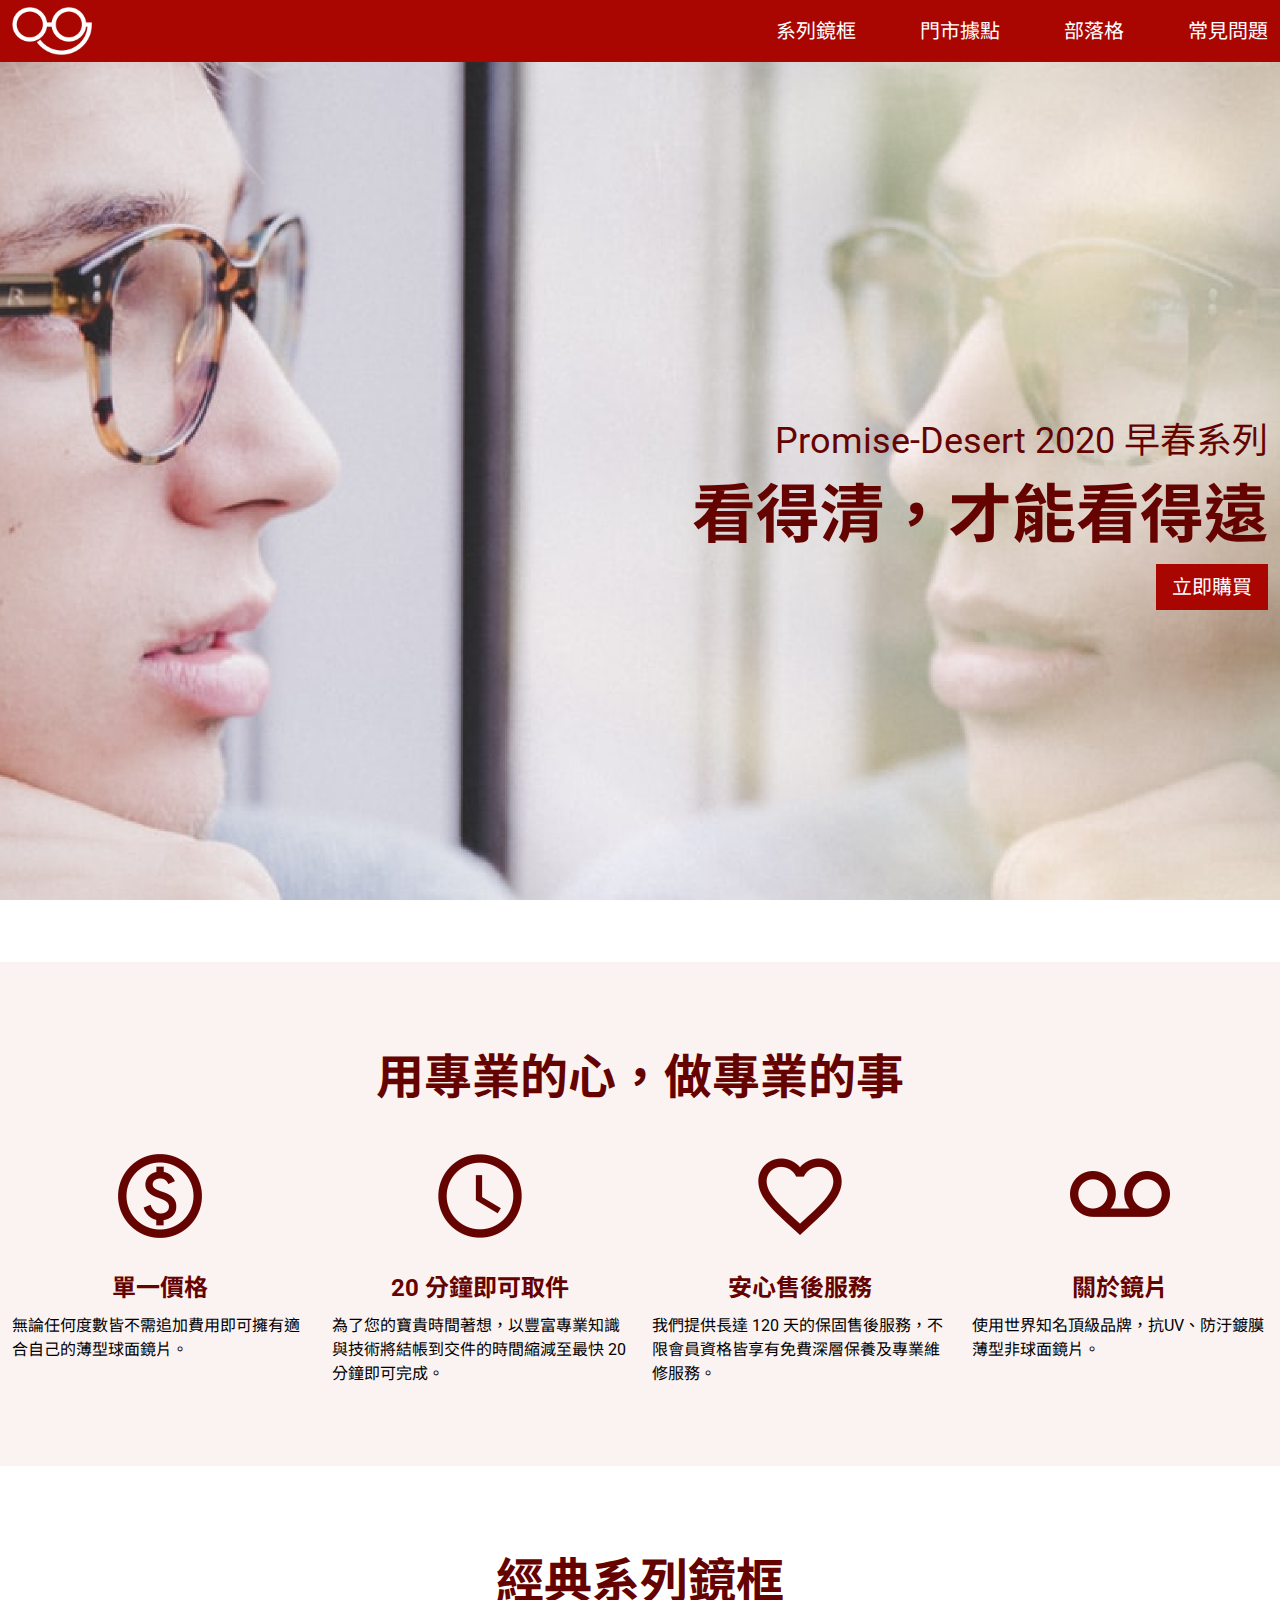
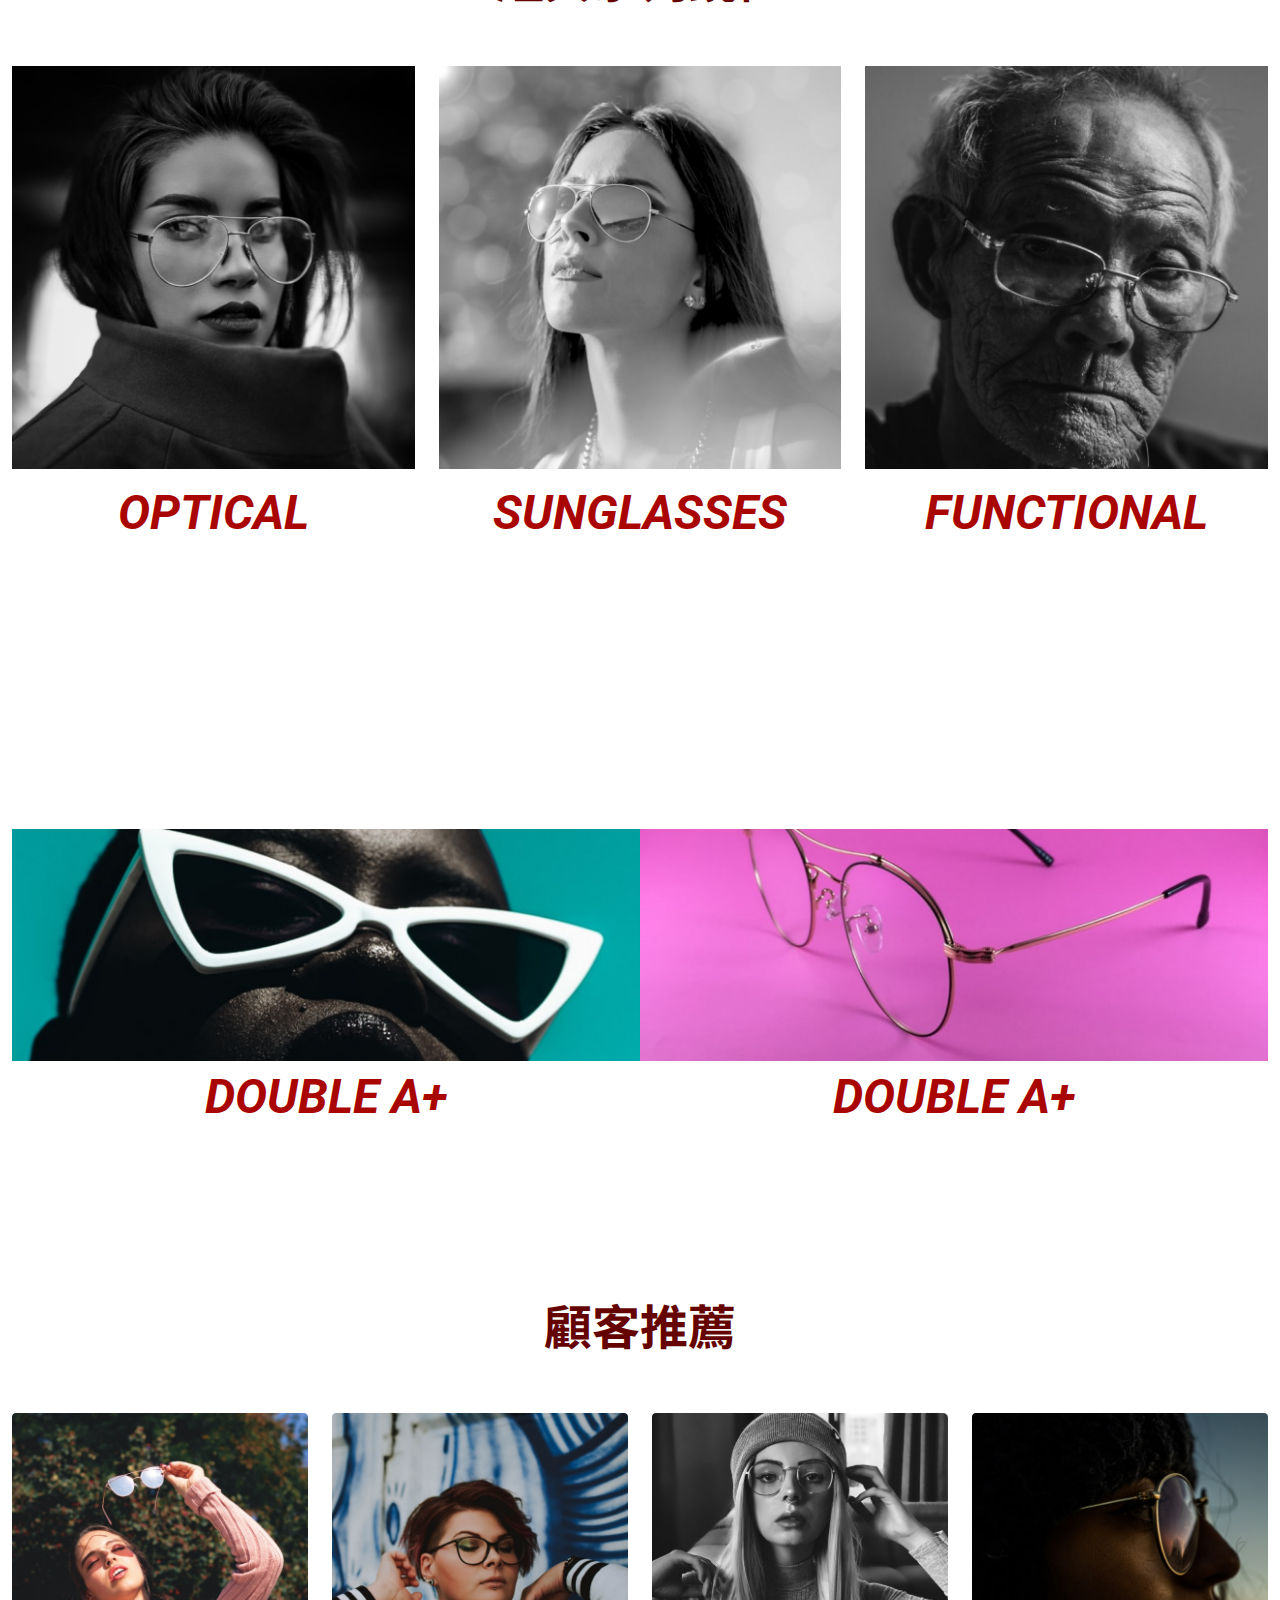
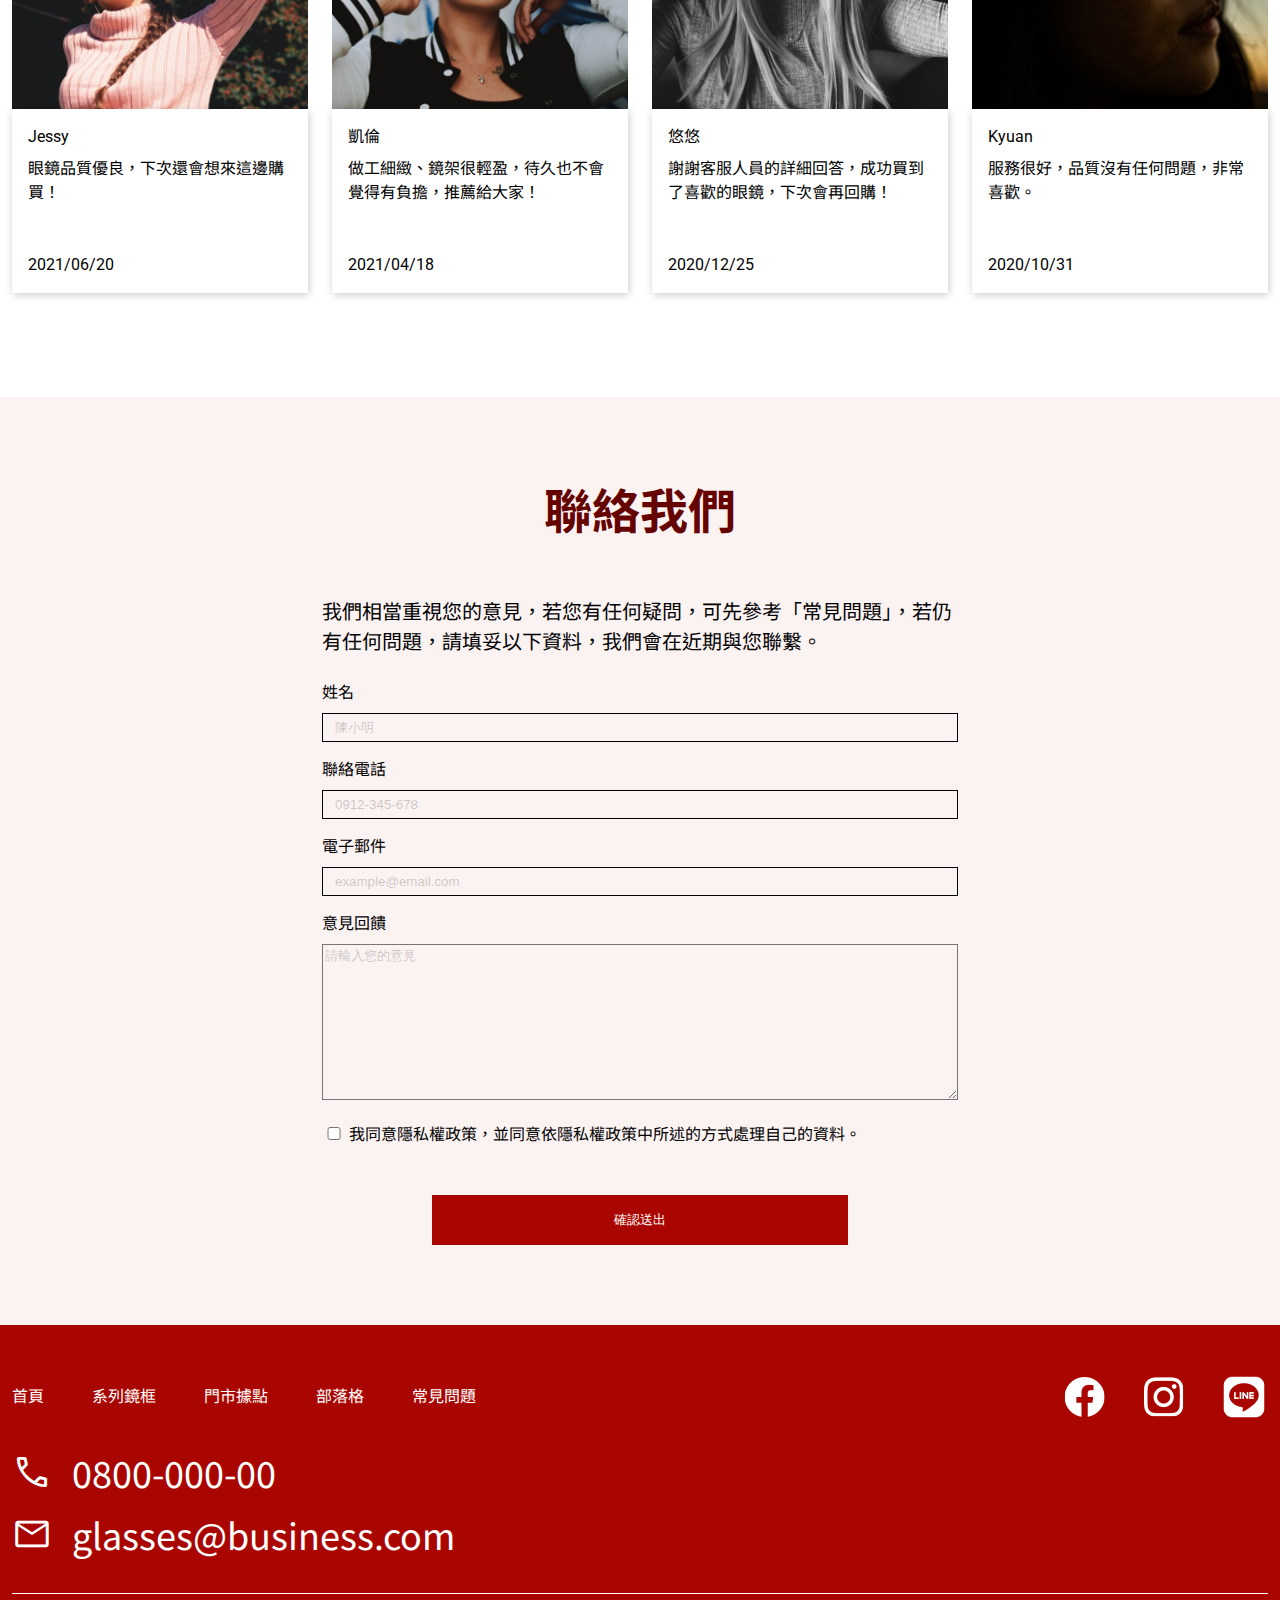
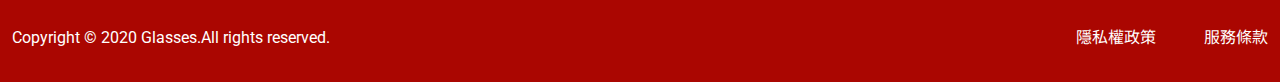
<file: index.html>
<!DOCTYPE html>
<html lang="en">
  <head>
    <meta charset="UTF-8" />
    <meta name="viewport" content="width=device-width, initial-scale=1.0" />
    <meta http-equiv="X-UA-Compatible" content="ie=edge" />
    <title>首頁</title>
    <link rel="stylesheet" href="./assets/style/all.css" />
    <link
      rel="stylesheet"
      href="https://fonts.googleapis.com/css2?family=Material+Symbols+Outlined:opsz,wght,FILL,GRAD@48,400,0,0"
    />
  </head>

  <body>
    <header>
      <div
        class="header container d-flex justify-between align-items-center pt-0-5 pb-0-5"
      >
        <a class="logo" href="index.html"
          ><img src="./assets/images/logo-white.png" alt="logo"
        /></a>
        <ul class="nav d-flex flex-wrap">
          <li>
            <a class="header-nav-a font-s" href="product.html">系列鏡框</a>
          </li>
          <li><a class="header-nav-a font-s" href="#">門市據點</a></li>
          <li><a class="header-nav-a font-s" href="#">部落格</a></li>
          <li><a class="header-nav-a font-s" href="faq.html">常見問題</a></li>
        </ul>
      </div>
    </header>

    
<div class="banner">
  <div class="container d-flex justify-end align-items-center">
    <div class="banner-content d-flex flex-column align-items-end">
      <p class="font-h3 font-secondary">Promise-Desert 2020 早春系列</p>
      <h1 class="banner-title">看得清，才能看得遠</h1>
      <a class="font-white font-s pt-1 pb-1 pr-2 pl-2" href="#">立即購買</a>
    </div>
  </div>
</div>
<section class="professional ptb">
  <div class="professional-content container">
    <h2 class="main-title mb-4 text-center">用專業的心，做專業的事</h2>
    <ul class="d-flex flex-wrap -mr-1-5 -ml-1-5">
      <li class="pr-1-5 pl-1-5 d-flex flex-column align-items-center">
        <img class="mb-3" src="assets/images/home-section2-1.png" alt="icon" />
        <h4 class="subtitle mb-1">單一價格</h4>
        <p>無論任何度數皆不需追加費用即可擁有適合自己的薄型球面鏡片。</p>
      </li>
      <li class="pr-1-5 pl-1-5 d-flex flex-column align-items-center">
        <img class="mb-3" src="assets/images/home-section2-2.png" alt="icon" />
        <h4 class="subtitle mb-1">20 分鐘即可取件</h4>
        <p>
          為了您的寶貴時間著想，以豐富專業知識與技術將結帳到交件的時間縮減至最快
          20 分鐘即可完成。
        </p>
      </li>
      <li class="pr-1-5 pl-1-5 d-flex flex-column align-items-center">
        <img class="mb-3" src="assets/images/home-section2-3.png" alt="icon" />
        <h4 class="subtitle mb-1">安心售後服務</h4>
        <p>
          我們提供長達 120
          天的保固售後服務，不限會員資格皆享有免費深層保養及專業維修服務。
        </p>
      </li>
      <li class="pr-1-5 pl-1-5 d-flex flex-column align-items-center">
        <img class="mb-3" src="assets/images/home-sectioin2-4.png" alt="icon" />
        <h4 class="subtitle mb-1">關於鏡片</h4>
        <p>使用世界知名頂級品牌，抗UV、防汙鍍膜薄型非球面鏡片。</p>
      </li>
    </ul>
  </div>
  </div>
</section>
<section class="classic container ptb">
    <h2 class="main-title mb-6 text-center">經典系列鏡框</h2>
    <ul class="classic-content d-flex flex-wrap -mr-1-5 -ml-1-5">
        <li class="pr-1-5 pl-1-5">
            <img class="mb-1" src="assets/images/home-section3-1.png" alt="photo" />
            <h3 class="classic-title text-center">OPTICAL</h3>
        </li>
         <li class="pr-1-5 pl-1-5">
            <img class="mb-1" src="assets/images/home-section3-2.png" alt="photo" />
            <h3 class="classic-title text-center">SUNGLASSES</h3>
        </li>
        <li class="pr-1-5 pl-1-5">
            <img class="mb-1" src="assets/images/home-section3-3.png" alt="photo" />
            <h3 class="classic-title text-center">FUNCTIONAL</h3>
        </li>
  </ul>
</div>
</section>
<section class="together pb-10">
    <div class="container">

        <h2 class="main-title font-white text-center mb-6 pt-10">聯名設計鏡框</h2>
        <ul class="together-content d-flex flex-wrap">
            <li>
                <img class="sec1" src="assets/images/home-section4-1.png" alt="product" />
                <h3 class="classic-title text-center">DOUBLE A+</h3>
            </li>
             <li>
                <img class="sec2" src="assets/images/home-section4-2.png" alt="product" />
                <h3 class="classic-title text-center">DOUBLE A+</h3>
             </li>
      </ul>
    </div>

</section>
<section class="recommend container ptb">
    <h2 class="main-title mb-6 text-center">顧客推薦</h2>
    <ul class="recommend-content d-flex flex-wrap -mr-1-5 -ml-1-5">
        <li class="pr-1-5 pl-1-5 d-flex flex-column mb-3">
          <img src="assets/images/home-section5-1.png" alt="photo" />
          <div class="cap d-flex flex-column justify-between ">
            <div class="cap-text">
              <p class="name mb-1">Jessy</p>
              <p class="mb-6" >眼鏡品質優良，下次還會想來這邊購買！</p>
            </div>
            <time  datetime="2021-06-20">2021/06/20</time>
          </div>
        </li>
        <li class="pr-1-5 pl-1-5 d-flex flex-column mb-3">
          <img src="assets/images/home-section5-2.png" alt="photo" />
          <div class="cap d-flex flex-column justify-between">
            <div class="cap-text">
              <p class="name mb-1">凱倫</p>
              <p class="mb-6" >
                做工細緻、鏡架很輕盈，待久也不會覺得有負擔，推薦給大家！
                
              </p>
            </div>
            <time  datetime="2021-04-18">2021/04/18</time>
          </div>
        </li>
        <li class="pr-1-5 pl-1-5 d-flex flex-column mb-3">
          <img src="assets/images/home-section5-3.png" alt="photo" />
          <div class="cap d-flex flex-column justify-between">
            <div class="cap-text">
              <p class="name mb-1">悠悠</p>
              <p class="mb-6">
                謝謝客服人員的詳細回答，成功買到了喜歡的眼鏡，下次會再回購！
              </p>
            </div>
            <time  datetime="2020-12-25">2020/12/25</time>
          </div>
        </li>
        <li class="pr-1-5 pl-1-5 d-flex flex-column mb-3">
          <img src="assets/images/home-section5-4.png" alt="photo" />
          <div class="cap d-flex flex-column justify-between">
            <div class="cap-text">
              <p class="name mb-1">Kyuan</p>

              <p class="mb-6" >服務很好，品質沒有任何問題，非常喜歡。</p>
            </div>
            <time  datetime="2020-10-31">2020/10/31</time>
          </div>
        </li>
      </ul>

</section>
<section class="contactForm ptb">
    <div class="container d-flex justify-center align-items-center">
        <div class="contactForm-content">
            <h2 class="main-title mb-6 text-center">聯絡我們</h2>
            <p class="font-s mb-3">
                我們相當重視您的意見，若您有任何疑問，可先參考「常見問題」，若仍有任何問題，請填妥以下資料，我們會在近期與您聯繫。
            </p>
            <form class="form" action="">
                <div class="mb-2"><label class="mb-1" for="name">姓名</label>
                    <input
                      class="text-input"
                      id="name"
                      type="text"
                      name="name"
                      placeholder="陳小明"
                    /></div>
                <div class="mb-2">
                    <label class="mb-1" for="tel">聯絡電話</label>
                    <input
                      class="text-input"
                      id="tel"
                      type="tel"
                      name="tel"
                      placeholder="0912-345-678"
                    /></div>
                <div class="mb-2">
                    <label class="mb-1" for="email">電子郵件</label>
                    <input
                      class="text-input"
                      id="email"
                      type="email"
                      name="email"
                      placeholder="example@email.com"
                    /></div>
                <div class="mb-2">
                    <label class="mb-1" for="mytext">意見回饋</label>
                    <textarea
                      class="p-input"
                      name="mytext"
                      id="mytext"
                      rows="10"
                      placeholder="請輸入您的意見
                    "
                    ></textarea></div>
                <div class="mb-6"><input id="agree" type="checkbox" name="agree" value="agree" />
                    <label for="agree"
                      >我同意隱私權政策，並同意依隱私權政策中所述的方式處理自己的資料。</label
                    ></div>
                    <button class="font-white pt-2 pb-2" type="submit">確認送出</button>
            </form>
        </div>
    </div>
</section>

    <footer class="pt-6 pb-4">
      <div class="container">
        <div class="info d-flex justify-between mb-3">
          <ul class="info-nav d-flex">
            <li><a class="info-nav-a" href="index.html">首頁</a></li>
            <li><a class="info-nav-a" href="product.html">系列鏡框</a></li>
            <li><a class="info-nav-a" href="#">門市據點</a></li>
            <li><a class="info-nav-a" href="#">部落格</a></li>
            <li><a class="info-nav-a" href="faq.html">常見問題</a></li>
          </ul>
          <ul class="info-community d-flex">
            <li class="mr-4">
              <a href="#"
                ><img src="assets/images/ic-social-fb.png" alt="fb"
              /></a>
            </li>
            <li class="mr-4">
              <a href="#"
                ><img src="assets/images/ic_social_ig.png" alt="ig"
              /></a>
            </li>
            <li>
              <a href="#"
                ><img src="assets/images/ic_social_line.png" alt="line"
              /></a>
            </li>
          </ul>
        </div>
        <ul class="contact mb-4 pb-4">
          <li class="d-flex align-items-center mb-1">
            <span class="material-symbols-outlined mr-2-5"> call </span>
            <a class="font-white font-h3" href="tel:+886-080000000"
              >0800-000-00</a
            >
          </li>
          <li class="d-flex align-items-center">
            <span class="material-symbols-outlined mr-2-5"> mail </span>
            <a class="font-white font-h3" href="mailto:glasses@business.com"
              >glasses@business.com</a
            >
          </li>
        </ul>
        <div class="declare d-flex justify-between">
          <p class="font-white">
            Copyright © 2020 Glasses.All rights reserved.
          </p>
          <ul class="d-flex font-white">
            <li class="mr-6"><a class="font-white" href="#">隱私權政策</a></li>
            <li><a class="font-white" href="#">服務條款</a></li>
          </ul>
        </div>
      </div>
    </footer>
    <script src="./assets/js/vendors.js"></script>
    <script src="./assets/js/all.js"></script>
  </body>
</html>
</file>
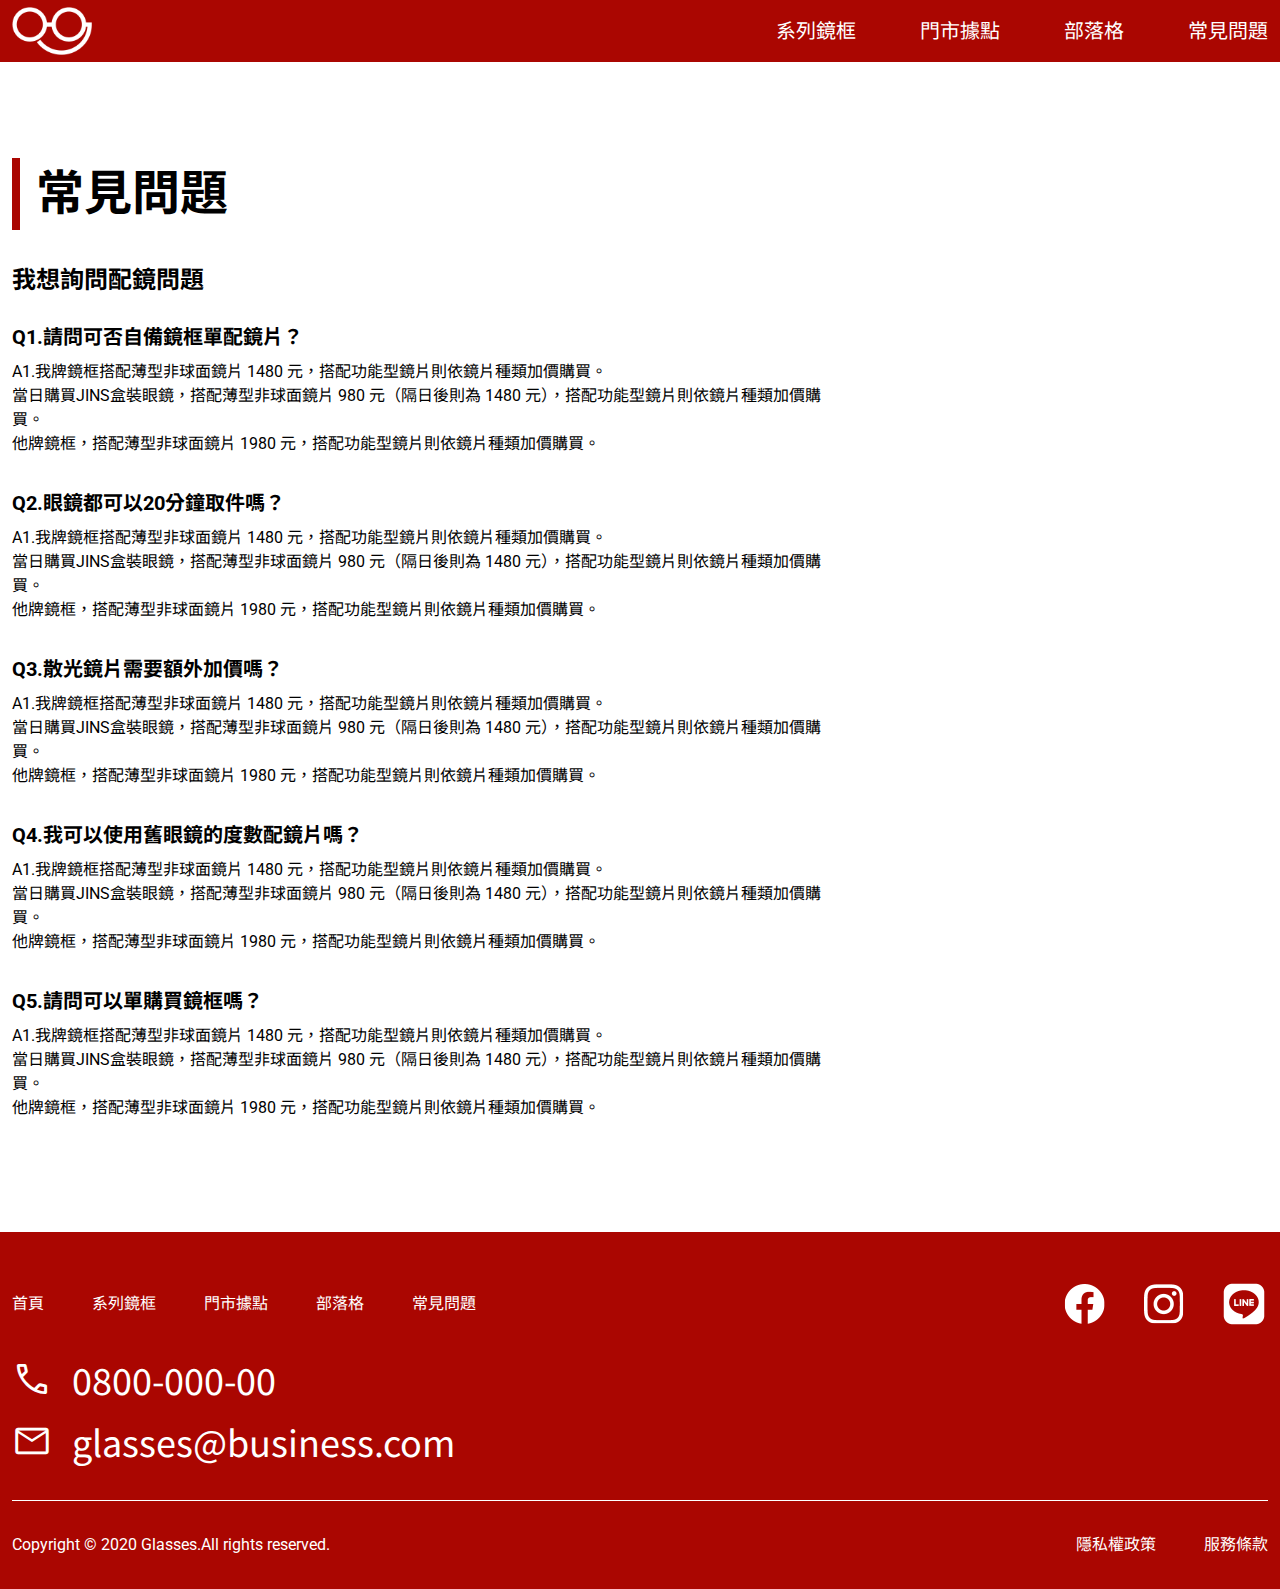
<file: faq 2.html>
<!DOCTYPE html>
<html lang="en">
  <head>
    <meta charset="UTF-8" />
    <meta name="viewport" content="width=device-width, initial-scale=1.0" />
    <meta http-equiv="X-UA-Compatible" content="ie=edge" />
    <title>常見問題</title>
    <link href="https://unpkg.com/aos@2.3.1/dist/aos.css" rel="stylesheet" />
    <link
      rel="stylesheet"
      href="https://fonts.googleapis.com/css2?family=Material+Symbols+Outlined:opsz,wght,FILL,GRAD@48,400,0,0"
    />
    <link rel="stylesheet" href="./assets/style/all.css" />
  </head>

  <body>
    <header>
      <div
        class="header container d-flex justify-between align-items-center pt-0-5 pb-0-5"
      >
        <a class="logo" href="index.html"
          ><img src="./assets/images/logo-white.png" alt="logo"
        /></a>
        <ul class="nav d-flex flex-wrap">
          <li>
            <a class="header-nav-a font-s" href="product.html">系列鏡框</a>
          </li>
          <li><a class="header-nav-a font-s" href="#">門市據點</a></li>
          <li><a class="header-nav-a font-s" href="#">部落格</a></li>
          <li><a class="header-nav-a font-s" href="faq.html">常見問題</a></li>
        </ul>
      </div>
    </header>

    
<section class="faq container pt-12 pb-10">
  <h1 class="font-h2 font-bold pl-2 mb-4">常見問題</h1>
  <h2 class="font-m font-bold mb-3">我想詢問配鏡問題</h2>
  <ul>
    <li class="mb-4">
      <h3 class="font-s font-bold mb-1">Q1.請問可否自備鏡框單配鏡片？</h3>
      <p>
        A1.我牌鏡框搭配薄型非球面鏡片 1480
        元，搭配功能型鏡片則依鏡片種類加價購買。<br />
        當日購買JINS盒裝眼鏡，搭配薄型非球面鏡片 980 元（隔日後則為 1480
        元），搭配功能型鏡片則依鏡片種類加價購買。<br />
        他牌鏡框，搭配薄型非球面鏡片 1980
        元，搭配功能型鏡片則依鏡片種類加價購買。
      </p>
    </li>
    <li class="mb-4">
      <h3 class="font-s font-bold mb-1">Q2.眼鏡都可以20分鐘取件嗎？</h3>
      <p>
        A1.我牌鏡框搭配薄型非球面鏡片 1480
        元，搭配功能型鏡片則依鏡片種類加價購買。<br />
        當日購買JINS盒裝眼鏡，搭配薄型非球面鏡片 980 元（隔日後則為 1480
        元），搭配功能型鏡片則依鏡片種類加價購買。<br />
        他牌鏡框，搭配薄型非球面鏡片 1980
        元，搭配功能型鏡片則依鏡片種類加價購買。
      </p>
    </li>
    <li class="mb-4">
      <h3 class="font-s font-bold mb-1">Q3.散光鏡片需要額外加價嗎？</h3>
      <p>
        A1.我牌鏡框搭配薄型非球面鏡片 1480
        元，搭配功能型鏡片則依鏡片種類加價購買。<br />
        當日購買JINS盒裝眼鏡，搭配薄型非球面鏡片 980 元（隔日後則為 1480
        元），搭配功能型鏡片則依鏡片種類加價購買。<br />
        他牌鏡框，搭配薄型非球面鏡片 1980
        元，搭配功能型鏡片則依鏡片種類加價購買。
      </p>
    </li>
    <li class="mb-4">
      <h3 class="font-s font-bold mb-1">Q4.我可以使用舊眼鏡的度數配鏡片嗎？</h3>
      <p>
        A1.我牌鏡框搭配薄型非球面鏡片 1480
        元，搭配功能型鏡片則依鏡片種類加價購買。<br />
        當日購買JINS盒裝眼鏡，搭配薄型非球面鏡片 980 元（隔日後則為 1480
        元），搭配功能型鏡片則依鏡片種類加價購買。<br />
        他牌鏡框，搭配薄型非球面鏡片 1980
        元，搭配功能型鏡片則依鏡片種類加價購買。
      </p>
    </li>
    <li class="mb-4">
      <h3 class="font-s font-bold mb-1">Q5.請問可以單購買鏡框嗎？</h3>
      <p>
        A1.我牌鏡框搭配薄型非球面鏡片 1480
        元，搭配功能型鏡片則依鏡片種類加價購買。<br />
        當日購買JINS盒裝眼鏡，搭配薄型非球面鏡片 980 元（隔日後則為 1480
        元），搭配功能型鏡片則依鏡片種類加價購買。<br />
        他牌鏡框，搭配薄型非球面鏡片 1980
        元，搭配功能型鏡片則依鏡片種類加價購買。
      </p>
    </li>
  </ul>
</section>


    <footer class="pt-6 pb-4">
      <div class="container">
        <div class="info d-flex justify-between mb-3">
          <ul class="info-nav d-flex">
            <li><a class="info-nav-a" href="index.html">首頁</a></li>
            <li><a class="info-nav-a" href="product.html">系列鏡框</a></li>
            <li><a class="info-nav-a" href="#">門市據點</a></li>
            <li><a class="info-nav-a" href="#">部落格</a></li>
            <li><a class="info-nav-a" href="faq.html">常見問題</a></li>
          </ul>
          <ul class="info-community d-flex">
            <li class="mr-4">
              <a href="#"
                ><img src="assets/images/ic-social-fb.png" alt="fb"
              /></a>
            </li>
            <li class="mr-4">
              <a href="#"
                ><img src="assets/images/ic_social_ig.png" alt="ig"
              /></a>
            </li>
            <li>
              <a href="#"
                ><img src="assets/images/ic_social_line.png" alt="line"
              /></a>
            </li>
          </ul>
        </div>
        <ul class="contact mb-4 pb-4">
          <li class="d-flex align-items-center mb-1">
            <span class="material-symbols-outlined mr-2-5"> call </span>
            <a class="font-white font-h3" href="tel:+886-080000000"
              >0800-000-00</a
            >
          </li>
          <li class="d-flex align-items-center">
            <span class="material-symbols-outlined mr-2-5"> mail </span>
            <a class="font-white font-h3" href="mailto:glasses@business.com"
              >glasses@business.com</a
            >
          </li>
        </ul>
        <div class="declare d-flex justify-between">
          <p class="font-white">
            Copyright © 2020 Glasses.All rights reserved.
          </p>
          <ul class="d-flex font-white">
            <li class="mr-6"><a class="font-white" href="#">隱私權政策</a></li>
            <li><a class="font-white" href="#">服務條款</a></li>
          </ul>
        </div>
      </div>
    </footer>
    <script src="./assets/js/vendors.js"></script>
    <script src="./assets/js/all.js"></script>
    <script src="https://unpkg.com/aos@2.3.1/dist/aos.js"></script>
    <script>
      AOS.init({
        // Global settings:
        disable: false, // accepts following values: 'phone', 'tablet', 'mobile', boolean, expression or function
        startEvent: "DOMContentLoaded", // name of the event dispatched on the document, that AOS should initialize on
        initClassName: "aos-init", // class applied after initialization
        animatedClassName: "aos-animate", // class applied on animation
        useClassNames: false, // if true, will add content of `data-aos` as classes on scroll
        disableMutationObserver: false, // disables automatic mutations' detections (advanced)
        debounceDelay: 50, // the delay on debounce used while resizing window (advanced)
        throttleDelay: 99, // the delay on throttle used while scrolling the page (advanced)

        // Settings that can be overridden on per-element basis, by `data-aos-*` attributes:
        offset: 100, // offset (in px) from the original trigger point

        delay: 0, // values from 0 to 3000, with step 50ms
        duration: 800, // values from 0 to 3000, with step 50ms

        easing: "ease", // default easing for AOS animations
        once: true, // whether animation should happen only once - while scrolling down滑鼠往下滾時動畫出現，滑鼠網上滾時，不會消失，即動畫不會一直重複，影響效能。
        mirror: false, // whether elements should animate out while scrolling past them
        anchorPlacement: "top-bottom", // defines which position of the element regarding to window should trigger the animation
      });
    </script>
  </body>
</html>
</file>
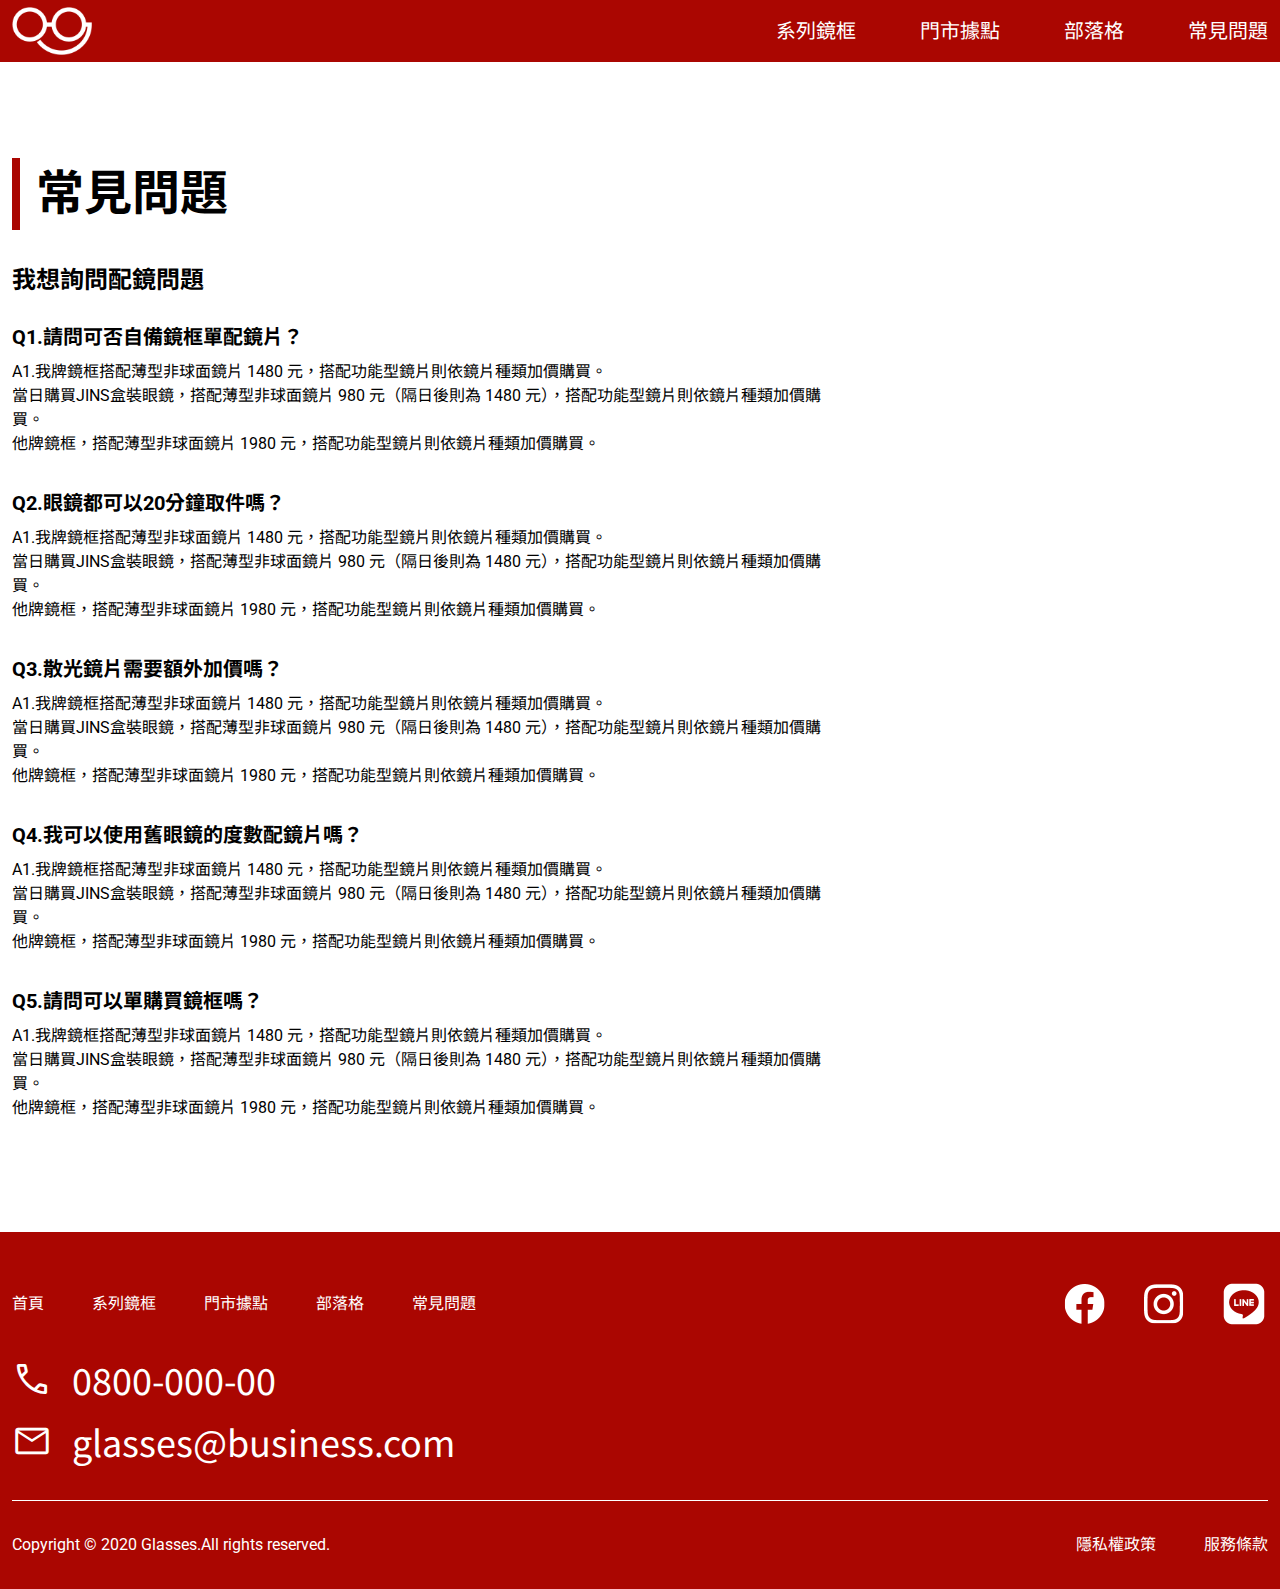
<file: faq.html>
<!DOCTYPE html>
<html lang="en">
  <head>
    <meta charset="UTF-8" />
    <meta name="viewport" content="width=device-width, initial-scale=1.0" />
    <meta http-equiv="X-UA-Compatible" content="ie=edge" />
    <title>常見問題</title>
    <link rel="stylesheet" href="./assets/style/all.css" />
    <link
      rel="stylesheet"
      href="https://fonts.googleapis.com/css2?family=Material+Symbols+Outlined:opsz,wght,FILL,GRAD@48,400,0,0"
    />
  </head>

  <body>
    <header>
      <div
        class="header container d-flex justify-between align-items-center pt-0-5 pb-0-5"
      >
        <a class="logo" href="index.html"
          ><img src="./assets/images/logo-white.png" alt="logo"
        /></a>
        <ul class="nav d-flex flex-wrap">
          <li>
            <a class="header-nav-a font-s" href="product.html">系列鏡框</a>
          </li>
          <li><a class="header-nav-a font-s" href="#">門市據點</a></li>
          <li><a class="header-nav-a font-s" href="#">部落格</a></li>
          <li><a class="header-nav-a font-s" href="faq.html">常見問題</a></li>
        </ul>
      </div>
    </header>

    
<section class="faq container pt-12 pb-10">
  <h1 class="font-h2 font-bold pl-2 mb-4">常見問題</h1>
  <h2 class="font-m font-bold mb-3">我想詢問配鏡問題</h2>
  <ul>
    <li class="mb-4">
      <h3 class="font-s font-bold mb-1">Q1.請問可否自備鏡框單配鏡片？</h3>
      <p>
        A1.我牌鏡框搭配薄型非球面鏡片 1480
        元，搭配功能型鏡片則依鏡片種類加價購買。<br />
        當日購買JINS盒裝眼鏡，搭配薄型非球面鏡片 980 元（隔日後則為 1480
        元），搭配功能型鏡片則依鏡片種類加價購買。<br />
        他牌鏡框，搭配薄型非球面鏡片 1980
        元，搭配功能型鏡片則依鏡片種類加價購買。
      </p>
    </li>
    <li class="mb-4">
      <h3 class="font-s font-bold mb-1">Q2.眼鏡都可以20分鐘取件嗎？</h3>
      <p>
        A1.我牌鏡框搭配薄型非球面鏡片 1480
        元，搭配功能型鏡片則依鏡片種類加價購買。<br />
        當日購買JINS盒裝眼鏡，搭配薄型非球面鏡片 980 元（隔日後則為 1480
        元），搭配功能型鏡片則依鏡片種類加價購買。<br />
        他牌鏡框，搭配薄型非球面鏡片 1980
        元，搭配功能型鏡片則依鏡片種類加價購買。
      </p>
    </li>
    <li class="mb-4">
      <h3 class="font-s font-bold mb-1">Q3.散光鏡片需要額外加價嗎？</h3>
      <p>
        A1.我牌鏡框搭配薄型非球面鏡片 1480
        元，搭配功能型鏡片則依鏡片種類加價購買。<br />
        當日購買JINS盒裝眼鏡，搭配薄型非球面鏡片 980 元（隔日後則為 1480
        元），搭配功能型鏡片則依鏡片種類加價購買。<br />
        他牌鏡框，搭配薄型非球面鏡片 1980
        元，搭配功能型鏡片則依鏡片種類加價購買。
      </p>
    </li>
    <li class="mb-4">
      <h3 class="font-s font-bold mb-1">Q4.我可以使用舊眼鏡的度數配鏡片嗎？</h3>
      <p>
        A1.我牌鏡框搭配薄型非球面鏡片 1480
        元，搭配功能型鏡片則依鏡片種類加價購買。<br />
        當日購買JINS盒裝眼鏡，搭配薄型非球面鏡片 980 元（隔日後則為 1480
        元），搭配功能型鏡片則依鏡片種類加價購買。<br />
        他牌鏡框，搭配薄型非球面鏡片 1980
        元，搭配功能型鏡片則依鏡片種類加價購買。
      </p>
    </li>
    <li class="mb-4">
      <h3 class="font-s font-bold mb-1">Q5.請問可以單購買鏡框嗎？</h3>
      <p>
        A1.我牌鏡框搭配薄型非球面鏡片 1480
        元，搭配功能型鏡片則依鏡片種類加價購買。<br />
        當日購買JINS盒裝眼鏡，搭配薄型非球面鏡片 980 元（隔日後則為 1480
        元），搭配功能型鏡片則依鏡片種類加價購買。<br />
        他牌鏡框，搭配薄型非球面鏡片 1980
        元，搭配功能型鏡片則依鏡片種類加價購買。
      </p>
    </li>
  </ul>
</section>


    <footer class="pt-6 pb-4">
      <div class="container">
        <div class="info d-flex justify-between mb-3">
          <ul class="info-nav d-flex">
            <li><a class="info-nav-a" href="index.html">首頁</a></li>
            <li><a class="info-nav-a" href="product.html">系列鏡框</a></li>
            <li><a class="info-nav-a" href="#">門市據點</a></li>
            <li><a class="info-nav-a" href="#">部落格</a></li>
            <li><a class="info-nav-a" href="faq.html">常見問題</a></li>
          </ul>
          <ul class="info-community d-flex">
            <li class="mr-4">
              <a href="#"
                ><img src="assets/images/ic-social-fb.png" alt="fb"
              /></a>
            </li>
            <li class="mr-4">
              <a href="#"
                ><img src="assets/images/ic_social_ig.png" alt="ig"
              /></a>
            </li>
            <li>
              <a href="#"
                ><img src="assets/images/ic_social_line.png" alt="line"
              /></a>
            </li>
          </ul>
        </div>
        <ul class="contact mb-4 pb-4">
          <li class="d-flex align-items-center mb-1">
            <span class="material-symbols-outlined mr-2-5"> call </span>
            <a class="font-white font-h3" href="tel:+886-080000000"
              >0800-000-00</a
            >
          </li>
          <li class="d-flex align-items-center">
            <span class="material-symbols-outlined mr-2-5"> mail </span>
            <a class="font-white font-h3" href="mailto:glasses@business.com"
              >glasses@business.com</a
            >
          </li>
        </ul>
        <div class="declare d-flex justify-between">
          <p class="font-white">
            Copyright © 2020 Glasses.All rights reserved.
          </p>
          <ul class="d-flex font-white">
            <li class="mr-6"><a class="font-white" href="#">隱私權政策</a></li>
            <li><a class="font-white" href="#">服務條款</a></li>
          </ul>
        </div>
      </div>
    </footer>
    <script src="./assets/js/vendors.js"></script>
    <script src="./assets/js/all.js"></script>
  </body>
</html>
</file>
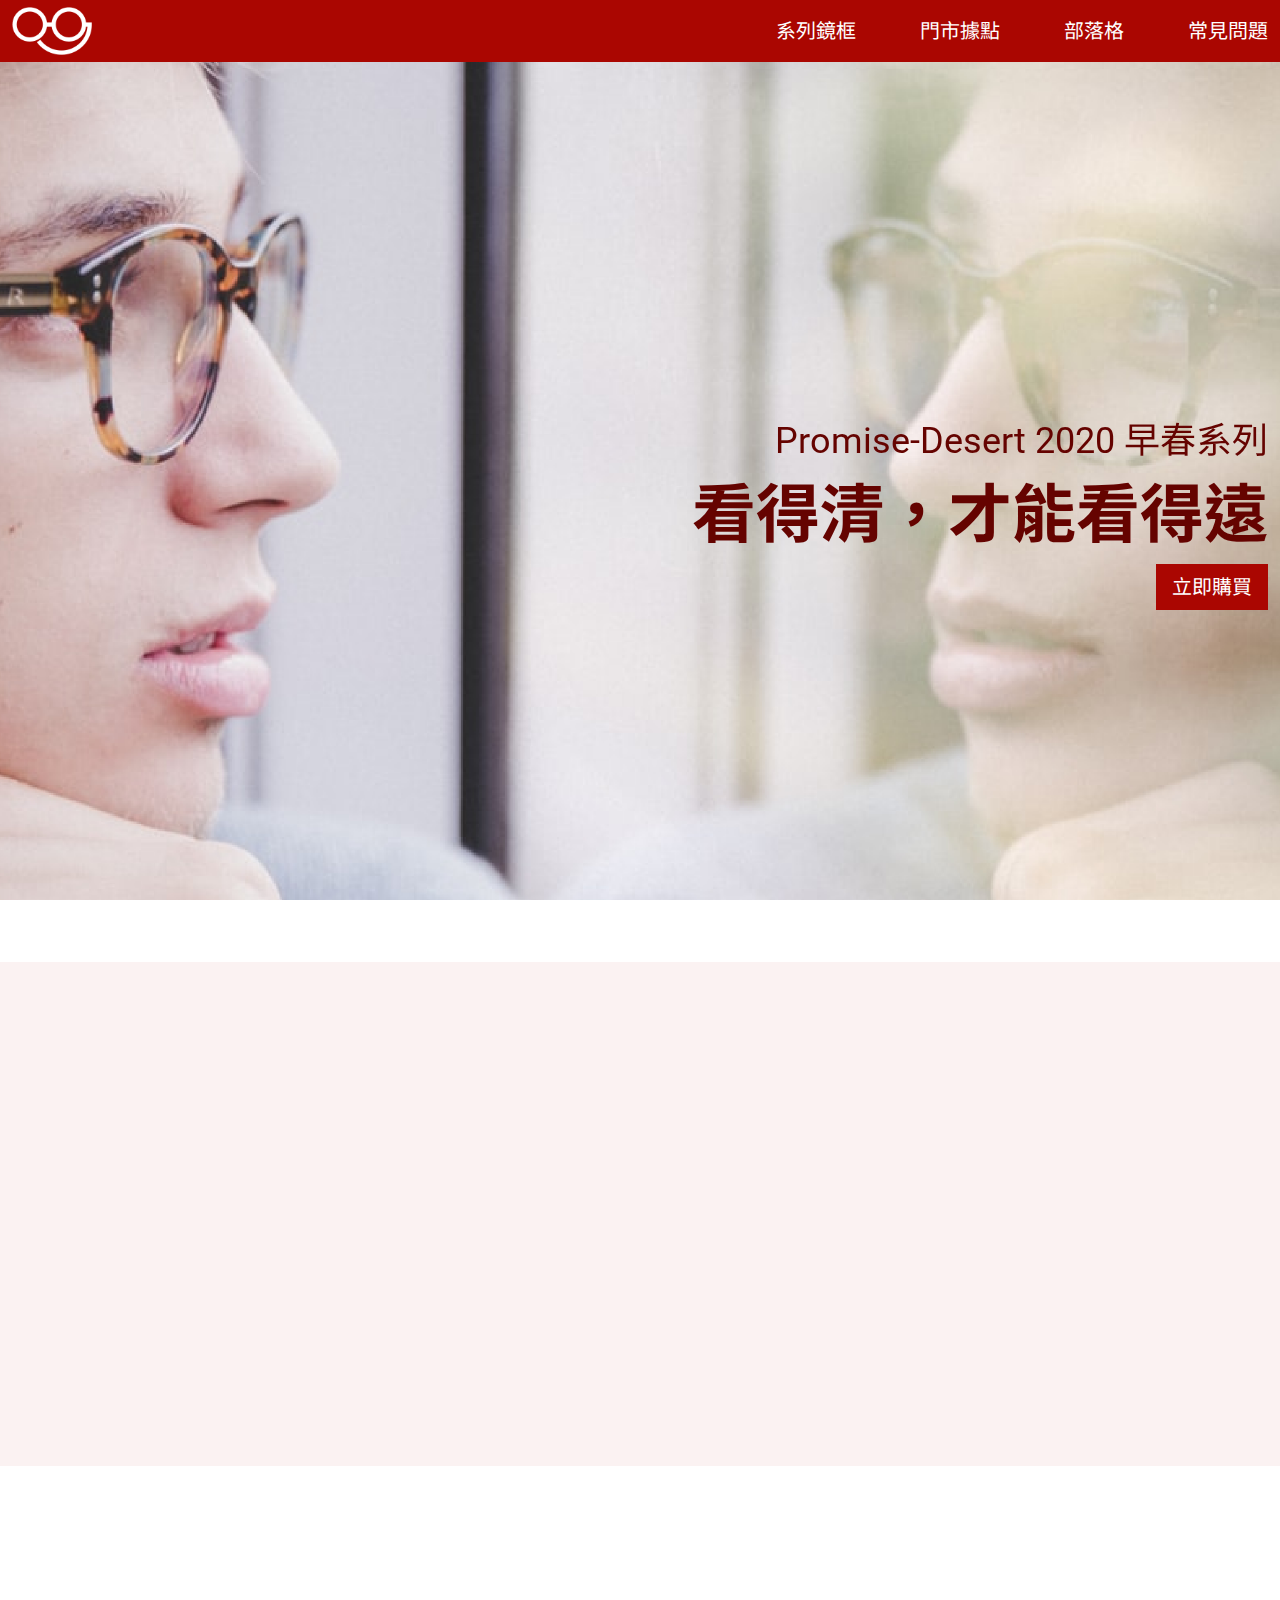
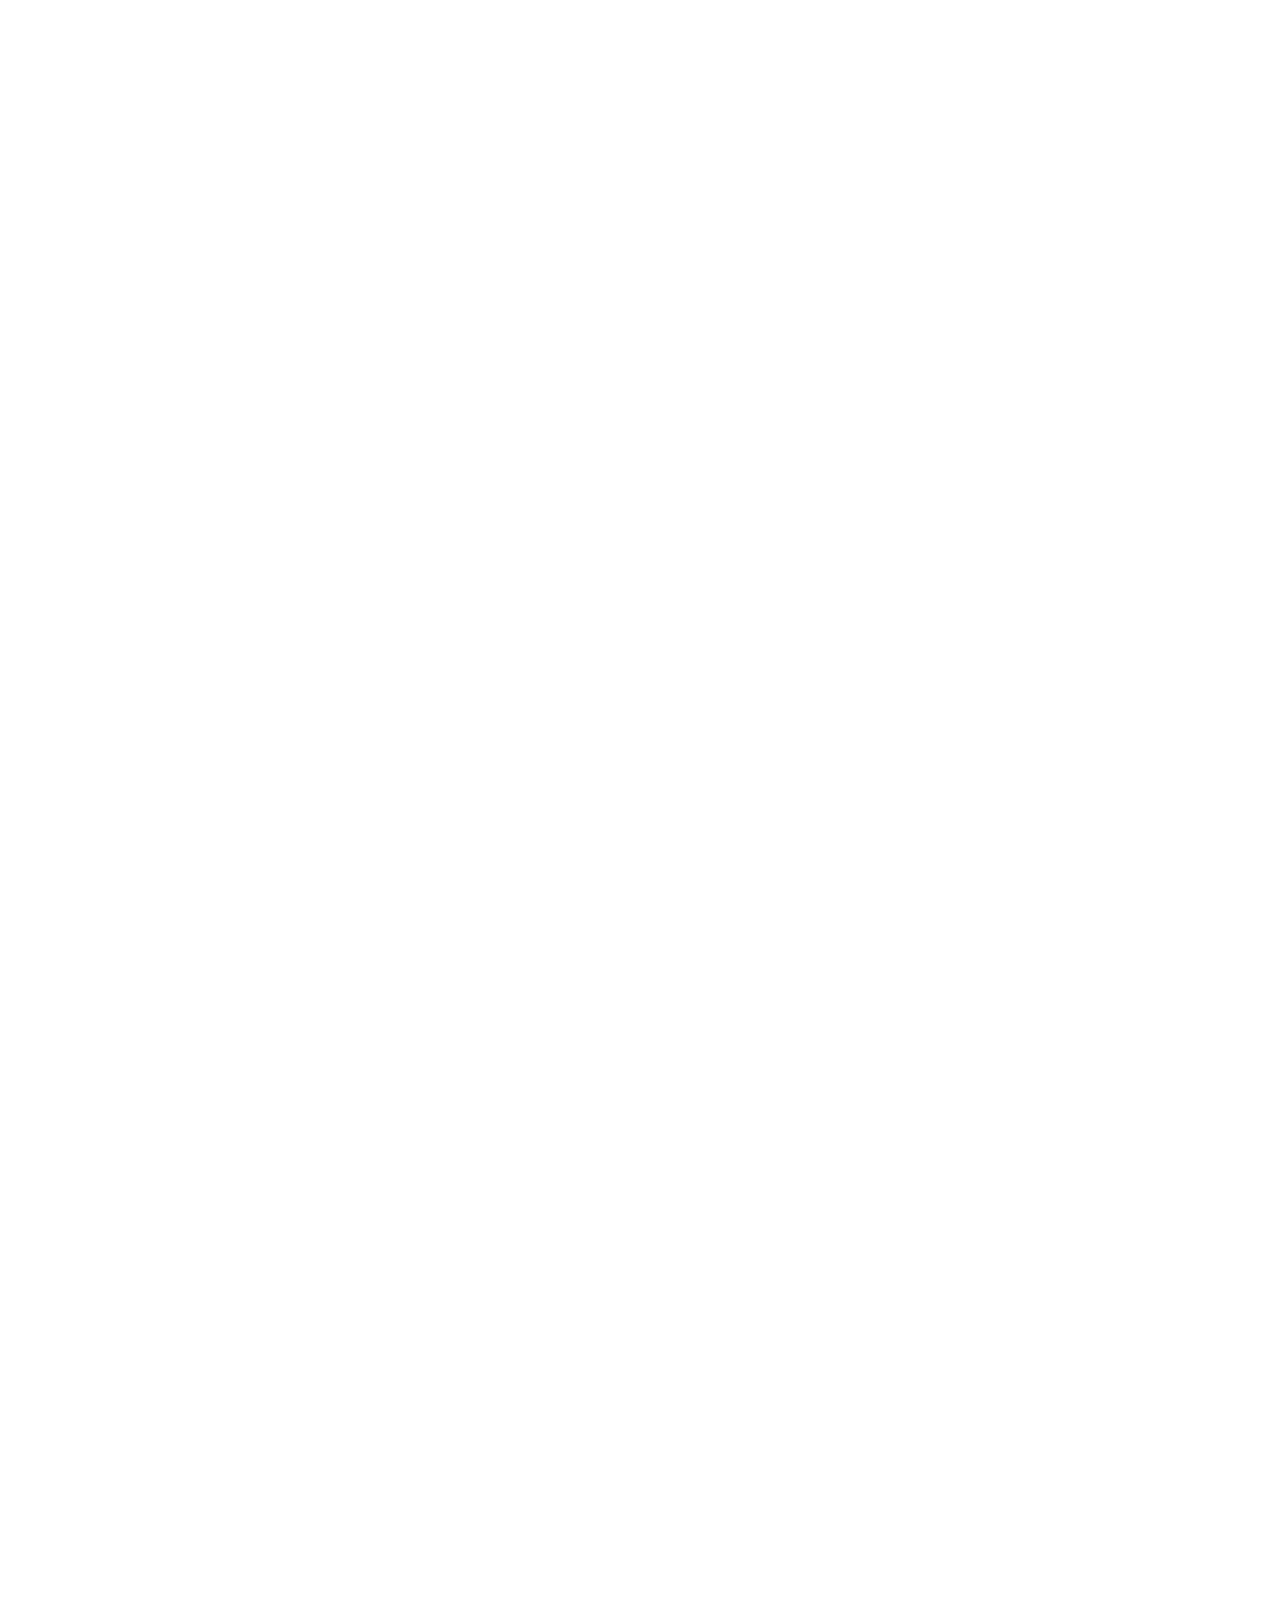
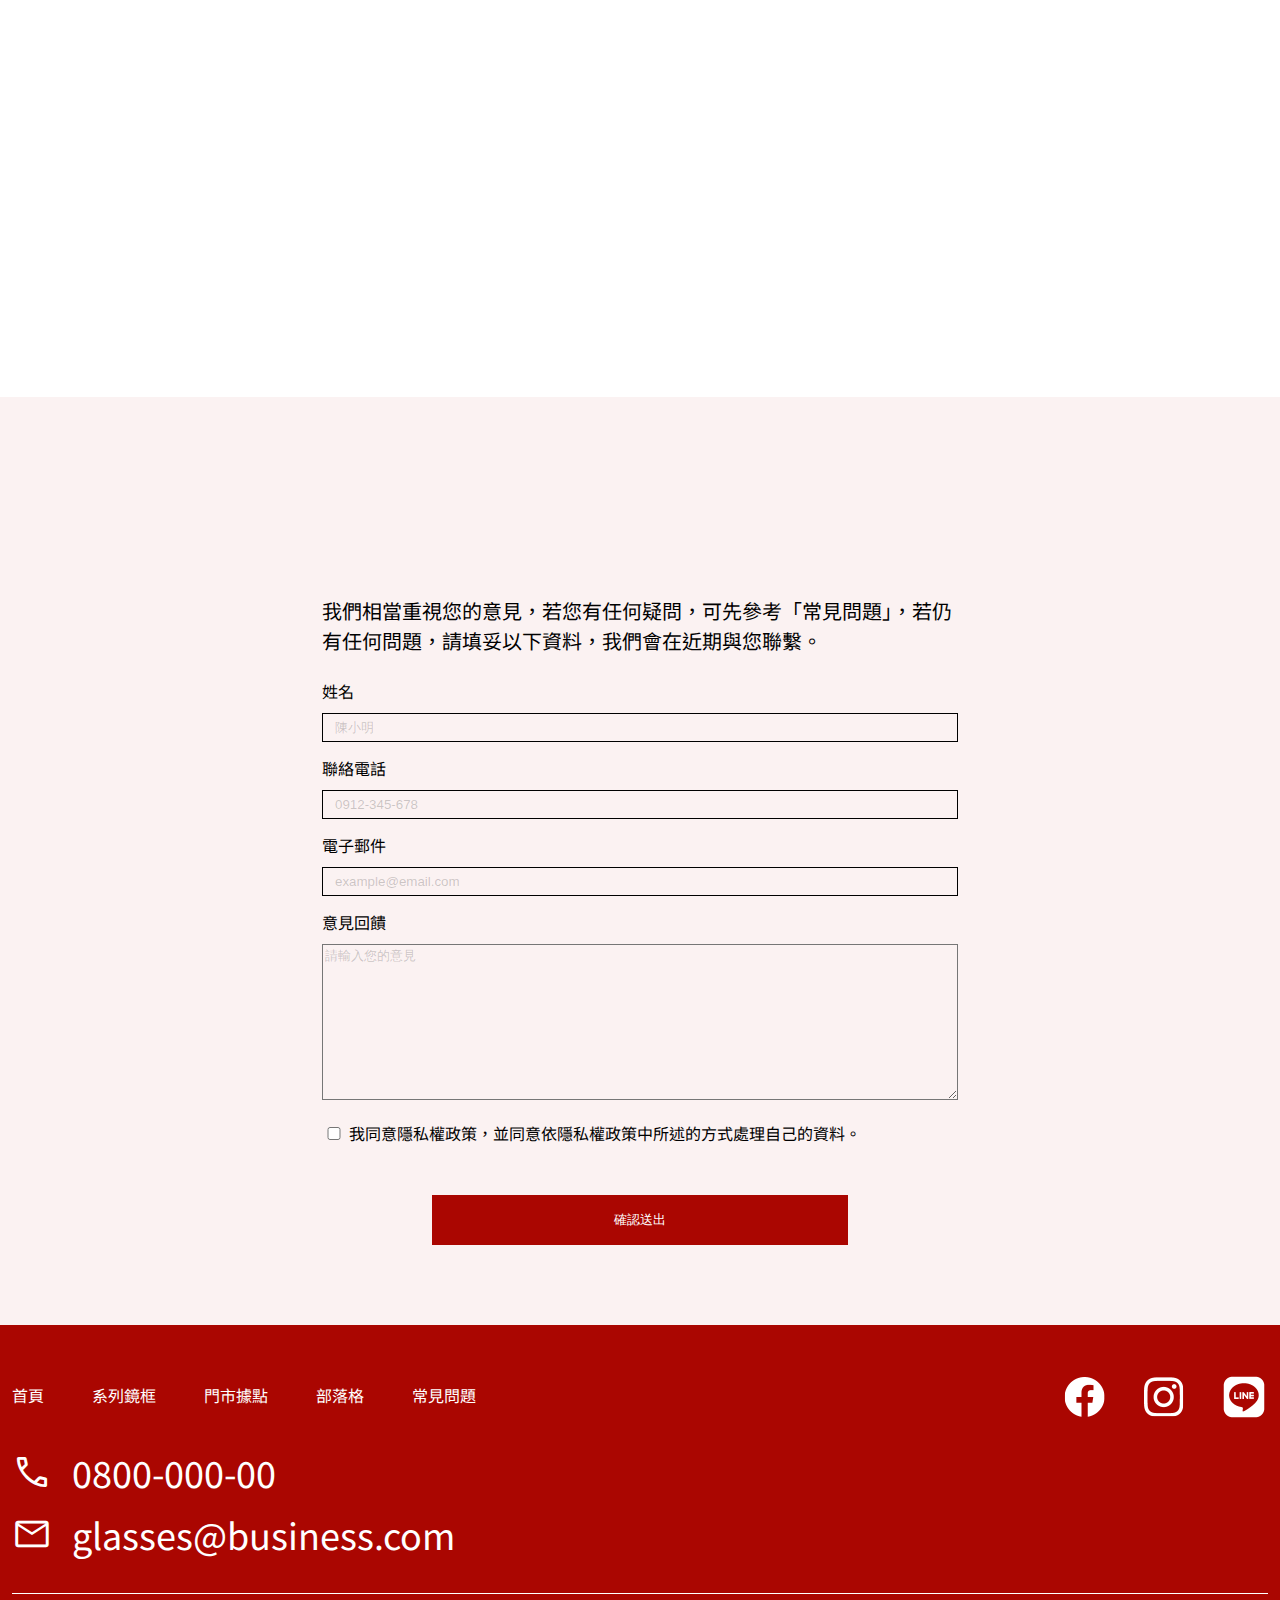
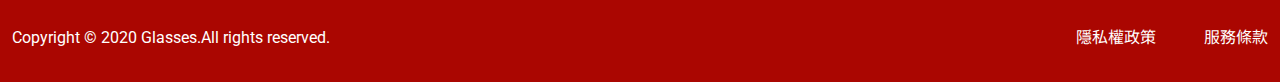
<file: index 3.html>
<!DOCTYPE html>
<html lang="en">
  <head>
    <meta charset="UTF-8" />
    <meta name="viewport" content="width=device-width, initial-scale=1.0" />
    <meta http-equiv="X-UA-Compatible" content="ie=edge" />
    <title>首頁</title>
    <link href="https://unpkg.com/aos@2.3.1/dist/aos.css" rel="stylesheet" />
    <link
      rel="stylesheet"
      href="https://fonts.googleapis.com/css2?family=Material+Symbols+Outlined:opsz,wght,FILL,GRAD@48,400,0,0"
    />
    <link rel="stylesheet" href="./assets/style/all.css" />
  </head>

  <body>
    <header>
      <div
        class="header container d-flex justify-between align-items-center pt-0-5 pb-0-5"
      >
        <a class="logo" href="index.html"
          ><img src="./assets/images/logo-white.png" alt="logo"
        /></a>
        <ul class="nav d-flex flex-wrap">
          <li>
            <a class="header-nav-a font-s" href="product.html">系列鏡框</a>
          </li>
          <li><a class="header-nav-a font-s" href="#">門市據點</a></li>
          <li><a class="header-nav-a font-s" href="#">部落格</a></li>
          <li><a class="header-nav-a font-s" href="faq.html">常見問題</a></li>
        </ul>
      </div>
    </header>

    
<div class="banner">
  <div class="container d-flex justify-end align-items-center">
    <div class="banner-content d-flex flex-column align-items-end " data-aos="fade-down">
      <p class="font-h3 font-secondary">Promise-Desert 2020 早春系列</p>
      <h1 class="banner-title ">看得清，才能看得遠</h1>
      <a class="font-white font-s pt-1 pb-1 pr-2 pl-2" href="#" data-aos="fade-up">立即購買</a>
    </div>
  </div>
</div>
<section class="professional ptb">
  <div class="professional-content container">
    <h2 class="main-title mb-4 text-center " data-aos="fade-up">用專業的心，做專業的事</h2>
    <ul class="d-flex flex-wrap -mr-1-5 -ml-1-5 " data-aos="fade-up" data-aos-delay="200">
      <li class="pr-1-5 pl-1-5 d-flex flex-column align-items-center">
        <img class="mb-3" src="assets/images/home-section2-1.png" alt="icon" />
        <h4 class="subtitle mb-1">單一價格</h4>
        <p>無論任何度數皆不需追加費用即可擁有適合自己的薄型球面鏡片。</p>
      </li>
      <li class="pr-1-5 pl-1-5 d-flex flex-column align-items-center">
        <img class="mb-3" src="assets/images/home-section2-2.png" alt="icon" />
        <h4 class="subtitle mb-1">20 分鐘即可取件</h4>
        <p>
          為了您的寶貴時間著想，以豐富專業知識與技術將結帳到交件的時間縮減至最快
          20 分鐘即可完成。
        </p>
      </li>
      <li class="pr-1-5 pl-1-5 d-flex flex-column align-items-center">
        <img class="mb-3" src="assets/images/home-section2-3.png" alt="icon" />
        <h4 class="subtitle mb-1">安心售後服務</h4>
        <p>
          我們提供長達 120
          天的保固售後服務，不限會員資格皆享有免費深層保養及專業維修服務。
        </p>
      </li>
      <li class="pr-1-5 pl-1-5 d-flex flex-column align-items-center">
        <img class="mb-3" src="assets/images/home-sectioin2-4.png" alt="icon" />
        <h4 class="subtitle mb-1">關於鏡片</h4>
        <p>使用世界知名頂級品牌，抗UV、防汙鍍膜薄型非球面鏡片。</p>
      </li>
    </ul>
  </div>
  </div>
</section>
<section class="classic container ptb">
    <h2 class="main-title mb-6 text-center" data-aos="fade-up">經典系列鏡框</h2>
    <ul class="classic-content d-flex flex-wrap -mr-1-5 -ml-1-5">
        <li class="pr-1-5 pl-1-5" data-aos="fade-up" data-aos-delay="100">
            <img class="mb-1" src="assets/images/home-section3-1.png" alt="photo" />
            <h3 class="classic-title text-center">OPTICAL</h3>
        </li>
         <li class="pr-1-5 pl-1-5" data-aos="fade-up" data-aos-delay="200">
            <img class="mb-1" src="assets/images/home-section3-2.png" alt="photo" />
            <h3 class="classic-title text-center">SUNGLASSES</h3>
        </li>
        <li class="pr-1-5 pl-1-5" data-aos="fade-up" data-aos-delay="300">
            <img class="mb-1" src="assets/images/home-section3-3.png" alt="photo" />
            <h3 class="classic-title text-center">FUNCTIONAL</h3>
        </li>
  </ul>
</div>
</section>
<section class="together pb-10">
    <div class="container">

        <h2 class="main-title font-white text-center mb-6 pt-10" data-aos="fade-up">聯名設計鏡框</h2>
        <ul class="together-content d-flex flex-wrap">
            <li data-aos="fade-left">
                <img class="sec1" src="assets/images/home-section4-1.png" alt="product" />
                <h3 class="classic-title text-center">DOUBLE A+</h3>
            </li>
             <li data-aos="fade-right">
                <img class="sec2" src="assets/images/home-section4-2.png" alt="product" />
                <h3 class="classic-title text-center">DOUBLE A+</h3>
             </li>
      </ul>
    </div>

</section>
<section class="recommend container ptb">
    <h2 class="main-title mb-6 text-center" data-aos="fade-up">顧客推薦</h2>
    <ul class="recommend-content d-flex flex-wrap -mr-1-5 -ml-1-5">
        <li class="pr-1-5 pl-1-5 d-flex flex-column mb-3" data-aos="flip-left" data-aos-delay="400">
          <img src="assets/images/home-section5-1.png" alt="photo" />
          <div class="cap d-flex flex-column justify-between ">
            <div class="cap-text">
              <p class="name mb-1">Jessy</p>
              <p class="mb-6" >眼鏡品質優良，下次還會想來這邊購買！</p>
            </div>
            <time  datetime="2021-06-20">2021/06/20</time>
          </div>
        </li>
        <li class="pr-1-5 pl-1-5 d-flex flex-column mb-3"  data-aos="flip-left" data-aos-delay="400">
          <img src="assets/images/home-section5-2.png" alt="photo" />
          <div class="cap d-flex flex-column justify-between">
            <div class="cap-text">
              <p class="name mb-1">凱倫</p>
              <p class="mb-6" >
                做工細緻、鏡架很輕盈，待久也不會覺得有負擔，推薦給大家！
                
              </p>
            </div>
            <time  datetime="2021-04-18">2021/04/18</time>
          </div>
        </li>
        <li class="pr-1-5 pl-1-5 d-flex flex-column mb-3"  data-aos="flip-left" data-aos-delay="400">
          <img src="assets/images/home-section5-3.png" alt="photo" />
          <div class="cap d-flex flex-column justify-between">
            <div class="cap-text">
              <p class="name mb-1">悠悠</p>
              <p class="mb-6">
                謝謝客服人員的詳細回答，成功買到了喜歡的眼鏡，下次會再回購！
              </p>
            </div>
            <time  datetime="2020-12-25">2020/12/25</time>
          </div>
        </li>
        <li class="pr-1-5 pl-1-5 d-flex flex-column mb-3"  data-aos="flip-left" data-aos-delay="400">
          <img src="assets/images/home-section5-4.png" alt="photo" />
          <div class="cap d-flex flex-column justify-between">
            <div class="cap-text">
              <p class="name mb-1">Kyuan</p>

              <p class="mb-6" >服務很好，品質沒有任何問題，非常喜歡。</p>
            </div>
            <time  datetime="2020-10-31">2020/10/31</time>
          </div>
        </li>
      </ul>

</section>
<section class="contactForm ptb">
    <div class="container d-flex justify-center align-items-center">
        <div class="contactForm-content">
            <h2 class="main-title mb-6 text-center" data-aos="fade-up">聯絡我們</h2>
            <p class="font-s mb-3">
                我們相當重視您的意見，若您有任何疑問，可先參考「常見問題」，若仍有任何問題，請填妥以下資料，我們會在近期與您聯繫。
            </p>
            <form class="form" action="">
                <div class="mb-2"><label class="mb-1" for="name">姓名</label>
                    <input
                      class="text-input"
                      id="name"
                      type="text"
                      name="name"
                      placeholder="陳小明"
                    /></div>
                <div class="mb-2">
                    <label class="mb-1" for="tel">聯絡電話</label>
                    <input
                      class="text-input"
                      id="tel"
                      type="tel"
                      name="tel"
                      placeholder="0912-345-678"
                    /></div>
                <div class="mb-2">
                    <label class="mb-1" for="email">電子郵件</label>
                    <input
                      class="text-input"
                      id="email"
                      type="email"
                      name="email"
                      placeholder="example@email.com"
                    /></div>
                <div class="mb-2">
                    <label class="mb-1" for="mytext">意見回饋</label>
                    <textarea
                      class="p-input"
                      name="mytext"
                      id="mytext"
                      rows="10"
                      placeholder="請輸入您的意見
                    "
                    ></textarea></div>
                <div class="mb-6"><input id="agree" type="checkbox" name="agree" value="agree" />
                    <label for="agree"
                      >我同意隱私權政策，並同意依隱私權政策中所述的方式處理自己的資料。</label
                    ></div>
                    <button class="font-white pt-2 pb-2" type="submit">確認送出</button>
            </form>
        </div>
    </div>
</section>

    <footer class="pt-6 pb-4">
      <div class="container">
        <div class="info d-flex justify-between mb-3">
          <ul class="info-nav d-flex">
            <li><a class="info-nav-a" href="index.html">首頁</a></li>
            <li><a class="info-nav-a" href="product.html">系列鏡框</a></li>
            <li><a class="info-nav-a" href="#">門市據點</a></li>
            <li><a class="info-nav-a" href="#">部落格</a></li>
            <li><a class="info-nav-a" href="faq.html">常見問題</a></li>
          </ul>
          <ul class="info-community d-flex">
            <li class="mr-4">
              <a href="#"
                ><img src="assets/images/ic-social-fb.png" alt="fb"
              /></a>
            </li>
            <li class="mr-4">
              <a href="#"
                ><img src="assets/images/ic_social_ig.png" alt="ig"
              /></a>
            </li>
            <li>
              <a href="#"
                ><img src="assets/images/ic_social_line.png" alt="line"
              /></a>
            </li>
          </ul>
        </div>
        <ul class="contact mb-4 pb-4">
          <li class="d-flex align-items-center mb-1">
            <span class="material-symbols-outlined mr-2-5"> call </span>
            <a class="font-white font-h3" href="tel:+886-080000000"
              >0800-000-00</a
            >
          </li>
          <li class="d-flex align-items-center">
            <span class="material-symbols-outlined mr-2-5"> mail </span>
            <a class="font-white font-h3" href="mailto:glasses@business.com"
              >glasses@business.com</a
            >
          </li>
        </ul>
        <div class="declare d-flex justify-between">
          <p class="font-white">
            Copyright © 2020 Glasses.All rights reserved.
          </p>
          <ul class="d-flex font-white">
            <li class="mr-6"><a class="font-white" href="#">隱私權政策</a></li>
            <li><a class="font-white" href="#">服務條款</a></li>
          </ul>
        </div>
      </div>
    </footer>
    <script src="./assets/js/vendors.js"></script>
    <script src="./assets/js/all.js"></script>
    <script src="https://unpkg.com/aos@2.3.1/dist/aos.js"></script>
    <script>
      AOS.init({
        // Global settings:
        disable: false, // accepts following values: 'phone', 'tablet', 'mobile', boolean, expression or function
        startEvent: "DOMContentLoaded", // name of the event dispatched on the document, that AOS should initialize on
        initClassName: "aos-init", // class applied after initialization
        animatedClassName: "aos-animate", // class applied on animation
        useClassNames: false, // if true, will add content of `data-aos` as classes on scroll
        disableMutationObserver: false, // disables automatic mutations' detections (advanced)
        debounceDelay: 50, // the delay on debounce used while resizing window (advanced)
        throttleDelay: 99, // the delay on throttle used while scrolling the page (advanced)

        // Settings that can be overridden on per-element basis, by `data-aos-*` attributes:
        offset: 100, // offset (in px) from the original trigger point

        delay: 0, // values from 0 to 3000, with step 50ms
        duration: 800, // values from 0 to 3000, with step 50ms

        easing: "ease", // default easing for AOS animations
        once: true, // whether animation should happen only once - while scrolling down滑鼠往下滾時動畫出現，滑鼠網上滾時，不會消失，即動畫不會一直重複，影響效能。
        mirror: false, // whether elements should animate out while scrolling past them
        anchorPlacement: "top-bottom", // defines which position of the element regarding to window should trigger the animation
      });
    </script>
  </body>
</html>
</file>
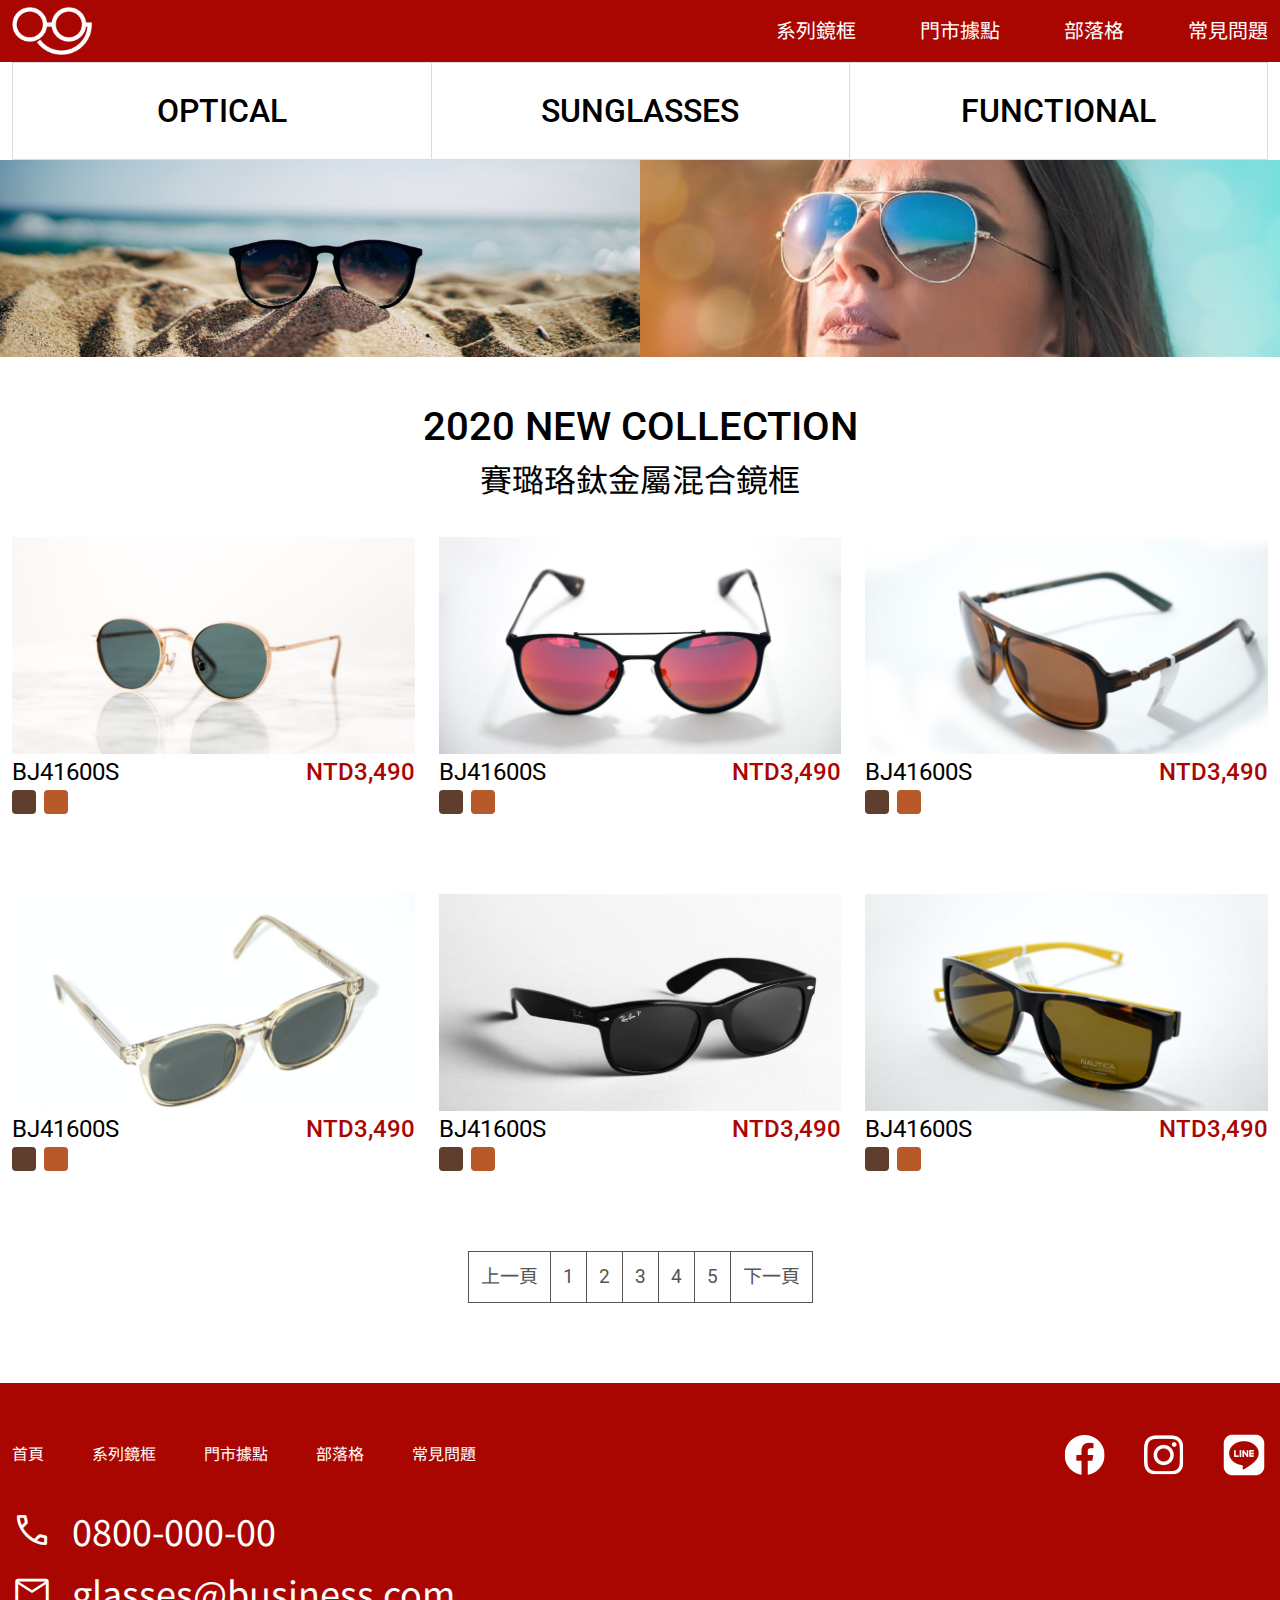
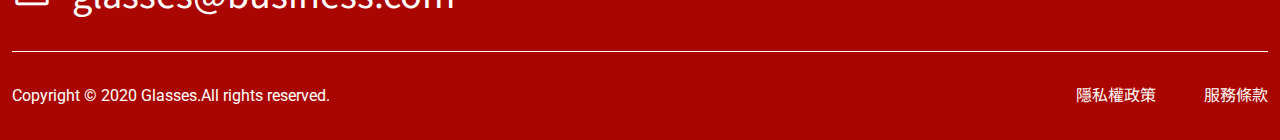
<file: product 2.html>
<!DOCTYPE html>
<html lang="en">
  <head>
    <meta charset="UTF-8" />
    <meta name="viewport" content="width=device-width, initial-scale=1.0" />
    <meta http-equiv="X-UA-Compatible" content="ie=edge" />
    <title>系列鏡框</title>
    <link href="https://unpkg.com/aos@2.3.1/dist/aos.css" rel="stylesheet" />
    <link
      rel="stylesheet"
      href="https://fonts.googleapis.com/css2?family=Material+Symbols+Outlined:opsz,wght,FILL,GRAD@48,400,0,0"
    />
    <link rel="stylesheet" href="./assets/style/all.css" />
  </head>

  <body>
    <header>
      <div
        class="header container d-flex justify-between align-items-center pt-0-5 pb-0-5"
      >
        <a class="logo" href="index.html"
          ><img src="./assets/images/logo-white.png" alt="logo"
        /></a>
        <ul class="nav d-flex flex-wrap">
          <li>
            <a class="header-nav-a font-s" href="product.html">系列鏡框</a>
          </li>
          <li><a class="header-nav-a font-s" href="#">門市據點</a></li>
          <li><a class="header-nav-a font-s" href="#">部落格</a></li>
          <li><a class="header-nav-a font-s" href="faq.html">常見問題</a></li>
        </ul>
      </div>
    </header>

    
<nav class="navbar">
  <div class="container">
    <ul class="navbar-nav d-flex">
      <li class="nav-item font-l font-medium pt-3 pb-3 text-center">
        <a href="#" class="nav-link">OPTICAL</a>
      </li>
      <li class="nav-item font-l font-medium pt-3 pb-3 text-center">
        <a href="#" class="nav-link">SUNGLASSES</a>
      </li>
      <li class="nav-item font-l font-medium pt-3 pb-3 text-center">
        <a href="#" class="nav-link">FUNCTIONAL</a>
      </li>
    </ul>
  </div>
</nav>
<div class="product-banner d-flex mb-10">
  <img src="./assets/images/product-header-3.png" alt="眼鏡形象圖" />
  <img src="./assets/images/product-header-4.png" alt="眼鏡形象圖" />
</div>
<section class="newproduct">
  <div class="container">
    <h1 class="font-xl font-medium text-center">2020 NEW COLLECTION</h1>
    <h2 class="font-l text-center mb-4">賽璐珞鈦金屬混合鏡框</h2>
    <ul class="product d-flex flex-wrap -mr-1-5 -ml-1-5">
      <li class="card pr-1-5 pl-1-5 mb-10">
        <img
          src="./assets/images/product-7.png"
          alt="產品圖"
          class="card-img"
        />
        <div class="card-body">
          <div class="card-text d-flex justify-between">
            <p class="font-m">BJ41600S</p>
            <p class="font-m font-medium font-primary">NTD3,490</p>
          </div>
          <ul class="card-pickcolor d-flex">
            <li class="pickcolor pickcolor-brown mr-1"></li>
            <li class="pickcolor pickcolor-orange"></li>
          </ul>
        </div>
      </li>
      <li class="card pr-1-5 pl-1-5 mb-10">
        <img
          src="./assets/images/product-8.png"
          alt="產品圖"
          class="card-img"
        />
        <div class="card-body">
          <div class="card-text d-flex justify-between">
            <p class="font-m">BJ41600S</p>
            <p class="font-m font-medium font-primary">NTD3,490</p>
          </div>
          <ul class="card-pickcolor d-flex">
            <li class="pickcolor pickcolor-brown mr-1"></li>
            <li class="pickcolor pickcolor-orange"></li>
          </ul>
        </div>
      </li>
      <li class="card pr-1-5 pl-1-5 mb-10">
        <img
          src="./assets/images/product-9.png"
          alt="產品圖"
          class="card-img"
        />
        <div class="card-body">
          <div class="card-text d-flex justify-between">
            <p class="font-m">BJ41600S</p>
            <p class="font-m font-medium font-primary">NTD3,490</p>
          </div>
          <ul class="card-pickcolor d-flex">
            <li class="pickcolor pickcolor-brown mr-1"></li>
            <li class="pickcolor pickcolor-orange"></li>
          </ul>
        </div>
      </li>
      <li class="card pr-1-5 pl-1-5 mb-10">
        <img
          src="./assets/images/product-10.png"
          alt="產品圖"
          class="card-img"
        />
        <div class="card-body">
          <div class="card-text d-flex justify-between">
            <p class="font-m">BJ41600S</p>
            <p class="font-m font-medium font-primary">NTD3,490</p>
          </div>
          <ul class="card-pickcolor d-flex">
            <li class="pickcolor pickcolor-brown mr-1"></li>
            <li class="pickcolor pickcolor-orange"></li>
          </ul>
        </div>
      </li>
      <li class="card pr-1-5 pl-1-5 mb-10">
        <img
          src="./assets/images/product-11.png"
          alt="產品圖"
          class="card-img"
        />
        <div class="card-body">
          <div class="card-text d-flex justify-between">
            <p class="font-m">BJ41600S</p>
            <p class="font-m font-medium font-primary">NTD3,490</p>
          </div>
          <ul class="card-pickcolor d-flex">
            <li class="pickcolor pickcolor-brown mr-1"></li>
            <li class="pickcolor pickcolor-orange"></li>
          </ul>
        </div>
      </li>
      <li class="card pr-1-5 pl-1-5 mb-10">
        <img
          src="./assets/images/product-12.png"
          alt="產品圖"
          class="card-img"
        />
        <div class="card-body">
          <div class="card-text d-flex justify-between">
            <p class="font-m">BJ41600S</p>
            <p class="font-m font-medium font-primary">NTD3,490</p>
          </div>
          <ul class="card-pickcolor d-flex">
            <li class="pickcolor pickcolor-brown mr-1"></li>
            <li class="pickcolor pickcolor-orange"></li>
          </ul>
        </div>
      </li>
    </ul>
    <div class="pagination-content d-flex justify-center mb-10">
      <ul class="pagination d-flex">
        <li class="pagination-item">
          <a class="pagination-link" href="#">上一頁</a>
        </li>
        <li class="pagination-item">
          <a class="pagination-link" href="#">1</a>
        </li>
        <li class="pagination-item">
          <a class="pagination-link" href="#">2</a>
        </li>
        <li class="pagination-item">
          <a class="pagination-link" href="#">3</a>
        </li>
        <li class="pagination-item">
          <a class="pagination-link" href="#">4</a>
        </li>
        <li class="pagination-item">
          <a class="pagination-link" href="#">5</a>
        </li>
        <li class="pagination-item">
          <a class="pagination-link" href="#">下一頁</a>
        </li>
      </ul>
    </div>
  </div>
</section>


    <footer class="pt-6 pb-4">
      <div class="container">
        <div class="info d-flex justify-between mb-3">
          <ul class="info-nav d-flex">
            <li><a class="info-nav-a" href="index.html">首頁</a></li>
            <li><a class="info-nav-a" href="product.html">系列鏡框</a></li>
            <li><a class="info-nav-a" href="#">門市據點</a></li>
            <li><a class="info-nav-a" href="#">部落格</a></li>
            <li><a class="info-nav-a" href="faq.html">常見問題</a></li>
          </ul>
          <ul class="info-community d-flex">
            <li class="mr-4">
              <a href="#"
                ><img src="assets/images/ic-social-fb.png" alt="fb"
              /></a>
            </li>
            <li class="mr-4">
              <a href="#"
                ><img src="assets/images/ic_social_ig.png" alt="ig"
              /></a>
            </li>
            <li>
              <a href="#"
                ><img src="assets/images/ic_social_line.png" alt="line"
              /></a>
            </li>
          </ul>
        </div>
        <ul class="contact mb-4 pb-4">
          <li class="d-flex align-items-center mb-1">
            <span class="material-symbols-outlined mr-2-5"> call </span>
            <a class="font-white font-h3" href="tel:+886-080000000"
              >0800-000-00</a
            >
          </li>
          <li class="d-flex align-items-center">
            <span class="material-symbols-outlined mr-2-5"> mail </span>
            <a class="font-white font-h3" href="mailto:glasses@business.com"
              >glasses@business.com</a
            >
          </li>
        </ul>
        <div class="declare d-flex justify-between">
          <p class="font-white">
            Copyright © 2020 Glasses.All rights reserved.
          </p>
          <ul class="d-flex font-white">
            <li class="mr-6"><a class="font-white" href="#">隱私權政策</a></li>
            <li><a class="font-white" href="#">服務條款</a></li>
          </ul>
        </div>
      </div>
    </footer>
    <script src="./assets/js/vendors.js"></script>
    <script src="./assets/js/all.js"></script>
    <script src="https://unpkg.com/aos@2.3.1/dist/aos.js"></script>
    <script>
      AOS.init({
        // Global settings:
        disable: false, // accepts following values: 'phone', 'tablet', 'mobile', boolean, expression or function
        startEvent: "DOMContentLoaded", // name of the event dispatched on the document, that AOS should initialize on
        initClassName: "aos-init", // class applied after initialization
        animatedClassName: "aos-animate", // class applied on animation
        useClassNames: false, // if true, will add content of `data-aos` as classes on scroll
        disableMutationObserver: false, // disables automatic mutations' detections (advanced)
        debounceDelay: 50, // the delay on debounce used while resizing window (advanced)
        throttleDelay: 99, // the delay on throttle used while scrolling the page (advanced)

        // Settings that can be overridden on per-element basis, by `data-aos-*` attributes:
        offset: 100, // offset (in px) from the original trigger point

        delay: 0, // values from 0 to 3000, with step 50ms
        duration: 800, // values from 0 to 3000, with step 50ms

        easing: "ease", // default easing for AOS animations
        once: true, // whether animation should happen only once - while scrolling down滑鼠往下滾時動畫出現，滑鼠網上滾時，不會消失，即動畫不會一直重複，影響效能。
        mirror: false, // whether elements should animate out while scrolling past them
        anchorPlacement: "top-bottom", // defines which position of the element regarding to window should trigger the animation
      });
    </script>
  </body>
</html>
</file>
<file: assets/style/all.css>
@import url("https://fonts.googleapis.com/css2?family=Noto+Sans+TC:wght@400;500;700&family=Roboto:ital,wght@0,400;1,900&display=swap");
/* http://meyerweb.com/eric/tools/css/reset/ 
   v2.0 | 20110126
   License: none (public domain)
*/
html,
body,
div,
span,
applet,
object,
iframe,
h1,
h2,
h3,
h4,
h5,
h6,
p,
blockquote,
pre,
a,
abbr,
acronym,
address,
big,
cite,
code,
del,
dfn,
em,
img,
ins,
kbd,
q,
s,
samp,
small,
strike,
strong,
sub,
sup,
tt,
var,
b,
u,
i,
center,
dl,
dt,
dd,
ol,
ul,
li,
fieldset,
form,
label,
legend,
table,
caption,
tbody,
tfoot,
thead,
tr,
th,
td,
article,
aside,
canvas,
details,
embed,
figure,
figcaption,
footer,
header,
hgroup,
menu,
nav,
output,
ruby,
section,
summary,
time,
mark,
audio,
video {
  margin: 0;
  padding: 0;
  border: 0;
  font-size: 100%;
  font: inherit;
  vertical-align: baseline; }

/* HTML5 display-role reset for older browsers */
article,
aside,
details,
figcaption,
figure,
footer,
header,
hgroup,
menu,
nav,
section {
  display: block; }

body {
  line-height: 1; }

ol,
ul {
  list-style: none; }

blockquote,
q {
  quotes: none; }

blockquote:before,
blockquote:after,
q:before,
q:after {
  content: "";
  content: none; }

table {
  border-collapse: collapse;
  border-spacing: 0; }

*,
*::before,
*::after {
  -webkit-box-sizing: border-box;
          box-sizing: border-box; }

body {
  font-family: "Roboto", "Noto Sans TC", Arial, sans-serif;
  font-weight: 400;
  font-size: 16px;
  line-height: 1.5; }

img {
  vertical-align: middle;
  max-width: 100%;
  height: auto; }

a {
  text-decoration: none; }

.container {
  max-width: 1320px;
  margin: 0 auto;
  padding: 0 12px; }
  @media (max-width: 992px) {
    .container {
      max-width: 920px; } }
  @media (max-width: 768px) {
    .container {
      max-width: 742px; } }

.text-center {
  text-align: center; }

.banner-title {
  font-size: 64px;
  font-weight: 700;
  color: #650300; }

.main-title {
  font-size: 48px;
  font-weight: 700;
  color: #650300; }
  @media (max-width: 768px) {
    .main-title {
      font-size: 24px; } }

.classic-title {
  font-size: 48px;
  font-weight: 700;
  font-style: italic;
  color: #aa0601; }

.subtitle {
  font-size: 24px;
  font-weight: 700;
  color: #650300; }

.ptb {
  padding-top: 80px;
  padding-bottom: 80px; }

.header-nav-a {
  display: inline-block;
  padding: 12px 32px;
  color: #ffffff; }

.info-nav-a {
  display: inline-block;
  padding: 12px 24px;
  color: #ffffff; }

.text-input {
  padding: 6px 0 6px 12px; }

.font-xs {
  font-size: 14px; }

.font-s {
  font-size: 20px; }

.font-m {
  font-size: 24px; }

.font-l {
  font-size: 32px; }

.font-xl {
  font-size: 40px; }

.font-h1 {
  font-size: 64px; }

.font-h2 {
  font-size: 48px; }

.font-h3 {
  font-size: 36px; }

.font-primary {
  color: #aa0601; }

.font-secondary {
  color: #650300; }

.font-white {
  color: #ffffff; }

.font-light {
  font-weight: 300; }

.font-regular {
  font-weight: 400; }

.font-medium {
  font-weight: 500; }

.font-bold {
  font-weight: 700; }

.font-black {
  font-weight: 900; }

.mr-0 {
  margin-right: 0; }

.mr-1 {
  margin-right: 8px; }

.mr-1-5 {
  margin-right: 12px; }

.mr-2 {
  margin-right: 16px; }

.mr-2-5 {
  margin-right: 20px; }

.mr-3 {
  margin-right: 24px; }

.mr-4 {
  margin-right: 32px; }

.mr-5 {
  margin-right: 40px; }

.mr-6 {
  margin-right: 48px; }

.mr-7 {
  margin-right: 56px; }

.mr-8 {
  margin-right: 64px; }

.-mr-1-5 {
  margin-right: -12px; }

.ml-0 {
  margin-left: 0; }

.ml-1 {
  margin-left: 8px; }

.ml-1-5 {
  margin-left: 12px; }

.ml-2 {
  margin-left: 16px; }

.-ml-1-5 {
  margin-left: -12px; }

.mb-0 {
  margin-bottom: 0; }

.mb-1 {
  margin-bottom: 8px; }

.mb-2 {
  margin-bottom: 16px; }

.mb-3 {
  margin-bottom: 24px; }

.mb-4 {
  margin-bottom: 32px; }

.mb-5 {
  margin-bottom: 40px; }

.mb-6 {
  margin-bottom: 48px; }

.mb-7 {
  margin-bottom: 56px; }

.mb-8 {
  margin-bottom: 64px; }

.mb-9 {
  margin-bottom: 72px; }

.mb-10 {
  margin-bottom: 80px; }

.pt-0 {
  padding-top: 0; }

.pt-0-5 {
  padding-top: 4px; }

.pt-1 {
  padding-top: 8px; }

.pt-1-5 {
  padding-top: 12px; }

.pt-2 {
  padding-top: 16px; }

.pt-3 {
  padding-top: 24px; }

.pt-4 {
  padding-top: 32px; }

.pt-5 {
  padding-top: 40px; }

.pt-6 {
  padding-top: 48px; }

.pt-7 {
  padding-top: 56px; }

.pt-8 {
  padding-top: 64px; }

.pt-9 {
  padding-top: 72px; }

.pt-10 {
  padding-top: 80px; }

.pt-12 {
  padding-top: 96px; }

.pb-0 {
  padding-bottom: 0; }

.pb-0-5 {
  padding-bottom: 4px; }

.pb-1 {
  padding-bottom: 8px; }

.pb-1-5 {
  padding-bottom: 12px; }

.pb-2 {
  padding-bottom: 16px; }

.pb-3 {
  padding-bottom: 24px; }

.pb-4 {
  padding-bottom: 32px; }

.pb-5 {
  padding-bottom: 40px; }

.pb-6 {
  padding-bottom: 48px; }

.pb-7 {
  padding-bottom: 56px; }

.pb-8 {
  padding-bottom: 64px; }

.pb-9 {
  padding-bottom: 72px; }

.pb-10 {
  padding-bottom: 80px; }

.pr-0 {
  padding-right: 0; }

.pr-1 {
  padding-right: 8px; }

.pr-1-5 {
  padding-right: 12px; }

.pr-2 {
  padding-right: 16px; }

.pr-3 {
  padding-right: 24px; }

.pr-4 {
  padding-right: 32px; }

.pr-5 {
  padding-right: 40px; }

.pr-6 {
  padding-right: 48px; }

.pr-7 {
  padding-right: 56px; }

.pr-8 {
  padding-right: 64px; }

.pr-9 {
  padding-right: 72px; }

.pr-10 {
  padding-right: 80px; }

.pl-0 {
  padding-left: 0; }

.pl-1 {
  padding-left: 8px; }

.pl-1-5 {
  padding-left: 12px; }

.pl-2 {
  padding-left: 16px; }

.pl-3 {
  padding-left: 24px; }

.pl-4 {
  padding-left: 32px; }

.pl-5 {
  padding-left: 40px; }

.pl-6 {
  padding-left: 48px; }

.pl-7 {
  padding-left: 56px; }

.pl-8 {
  padding-left: 64px; }

.pl-9 {
  padding-left: 72px; }

.pl-10 {
  padding-left: 80px; }

.d-flex {
  display: -webkit-box;
  display: -ms-flexbox;
  display: flex; }

.flex-row {
  -webkit-box-orient: horizontal;
  -webkit-box-direction: normal;
      -ms-flex-direction: row;
          flex-direction: row; }

.flex-row-reverse {
  -webkit-box-orient: horizontal;
  -webkit-box-direction: reverse;
      -ms-flex-direction: row-reverse;
          flex-direction: row-reverse; }

.flex-column {
  -webkit-box-orient: vertical;
  -webkit-box-direction: normal;
      -ms-flex-direction: column;
          flex-direction: column; }

.flex-column-reverse {
  -webkit-box-orient: vertical;
  -webkit-box-direction: reverse;
      -ms-flex-direction: column-reverse;
          flex-direction: column-reverse; }

.flex-wrap {
  -ms-flex-wrap: wrap;
      flex-wrap: wrap; }

.justify-start {
  -webkit-box-pack: start;
      -ms-flex-pack: start;
          justify-content: flex-start; }

.justify-end {
  -webkit-box-pack: end;
      -ms-flex-pack: end;
          justify-content: flex-end; }

.justify-center {
  -webkit-box-pack: center;
      -ms-flex-pack: center;
          justify-content: center; }

.justify-between {
  -webkit-box-pack: justify;
      -ms-flex-pack: justify;
          justify-content: space-between; }

.justify-around {
  -ms-flex-pack: distribute;
      justify-content: space-around; }

.align-items-start {
  -webkit-box-align: start;
      -ms-flex-align: start;
          align-items: flex-start; }

.align-items-end {
  -webkit-box-align: end;
      -ms-flex-align: end;
          align-items: flex-end; }

.align-items-center {
  -webkit-box-align: center;
      -ms-flex-align: center;
          align-items: center; }

.align-items-stretch {
  -webkit-box-align: stretch;
      -ms-flex-align: stretch;
          align-items: stretch; }

header {
  background: #aa0601; }
  @media (max-width: 768px) {
    header .container {
      max-width: 768px; } }

@media (max-width: 768px) {
  .header {
    -webkit-box-orient: vertical;
    -webkit-box-direction: normal;
        -ms-flex-direction: column;
            flex-direction: column;
    -webkit-box-align: stretch;
        -ms-flex-align: stretch;
            align-items: stretch;
    padding-right: 0;
    padding-left: 0;
    padding-bottom: 0; } }

.logo {
  width: 80px; }
  @media (max-width: 768px) {
    .logo {
      margin: 0 auto;
      margin-bottom: 4px; } }

@media (max-width: 768px) {
  .nav {
    border: 1px solid white; } }

.nav li:last-child a {
  padding-right: 0; }
  @media (max-width: 768px) {
    .nav li:last-child a {
      padding-right: 32px; } }

@media (max-width: 768px) {
  .nav li {
    width: 50%; } }

@media (max-width: 768px) {
  .nav li:nth-child(1) {
    border-bottom: 1px solid white;
    border-right: 1px solid white; } }

@media (max-width: 768px) {
  .nav li:nth-child(2) {
    border-bottom: 1px solid white; } }

@media (max-width: 768px) {
  .nav li:nth-child(3) {
    border-right: 1px solid white; } }

.nav a:hover {
  color: #650300; }
  @media (max-width: 768px) {
    .nav a:hover {
      background: #ffffff;
      color: #aa0601;
      font-weight: 900; } }

@media (max-width: 768px) {
  .nav a {
    font-size: 16px;
    width: 100%;
    text-align: center; } }

footer {
  background: #aa0601; }
  @media (max-width: 768px) {
    footer {
      padding-top: 24px;
      padding-bottom: 24px; } }
  footer .container {
    position: relative; }

@media (max-width: 768px) {
  .info {
    margin-bottom: 0; } }

@media (max-width: 768px) {
  .info-nav {
    display: none; } }

.info-nav li:nth-child(1) a {
  padding-left: 0; }

@media (max-width: 768px) {
  .info-community {
    position: absolute;
    right: 13px;
    top: 0; } }

@media (max-width: 992px) {
  .info-community li {
    margin-right: 16px; }
    .info-community li:last-child {
      margin-right: 0; } }

.info-community a {
  display: inline-block;
  width: 48px; }
  @media (max-width: 992px) {
    .info-community a {
      width: 40px; } }
  @media (max-width: 768px) {
    .info-community a {
      width: 24px; } }

.contact {
  border-bottom: 1px solid white; }
  @media (max-width: 768px) {
    .contact {
      padding-bottom: 24px;
      margin-bottom: 16px; } }
  .contact .material-symbols-outlined {
    font-size: 40px;
    color: #ffffff; }
    @media (max-width: 768px) {
      .contact .material-symbols-outlined {
        font-size: 20px;
        margin-right: 10px; } }
  .contact a {
    font-family: "Noto Sans TC"; }
    @media (max-width: 768px) {
      .contact a {
        font-size: 16px; } }

@media (max-width: 768px) {
  .declare {
    display: block; } }

@media (max-width: 768px) {
  .declare p {
    margin-bottom: 8px; } }

@media (max-width: 768px) {
  .declare ul {
    display: block; } }

@media (max-width: 768px) {
  .declare ul li:nth-child(1) {
    margin-bottom: 8px; } }

.banner {
  background-image: url("../images/home-header.png");
  background-size: cover;
  background-position: center;
  background-attachment: fixed;
  height: 100vh; }
  @media (max-width: 768px) {
    .banner {
      background-image: url("../images/home-header-sm.png");
      height: 396px; } }
  .banner .container {
    height: 100vh; }
    @media (max-width: 768px) {
      .banner .container {
        height: 396px; } }

@media (max-width: 768px) {
  .banner-content p {
    font-size: 16px; } }

@media (max-width: 768px) {
  .banner-content h1 {
    font-size: 24px; } }

.banner-content a {
  display: block;
  background: #aa0601; }
  .banner-content a:hover {
    background: #ffffff;
    color: #aa0601;
    font-weight: 900; }

.professional {
  background: #fbf2f2; }

.professional-content li {
  width: 25%; }
  @media (max-width: 992px) {
    .professional-content li {
      width: 50%; } }
  @media (max-width: 768px) {
    .professional-content li {
      width: 100%; } }
  .professional-content li img {
    width: 100px; }

.classic-content li {
  width: 33.33%; }
  @media (max-width: 992px) {
    .classic-content li {
      width: 100%;
      display: -webkit-box;
      display: -ms-flexbox;
      display: flex;
      -webkit-box-orient: vertical;
      -webkit-box-direction: normal;
          -ms-flex-direction: column;
              flex-direction: column;
      -webkit-box-align: center;
          -ms-flex-align: center;
              align-items: center;
      margin-bottom: 24px; }
      .classic-content li:last-child {
        margin-bottom: 0; } }

@media (max-width: 992px) {
  .classic-content img {
    max-width: 40%; } }

@media (max-width: 768px) {
  .classic-content img {
    max-width: 100%; } }

.together {
  background-image: url("../images/index-bg.png");
  background-size: cover;
  background-position: center;
  background-attachment: fixed; }
  @media (max-width: 768px) {
    .together {
      padding-bottom: 40px; } }
  @media (max-width: 768px) {
    .together h2 {
      padding-top: 40px; } }

.together-content li {
  width: 50%; }
  @media (max-width: 992px) {
    .together-content li {
      width: 100%;
      margin-bottom: 24px; } }
  .together-content li h3 {
    background: #ffffff; }

@media (max-width: 768px) {
  .together-content .sec1 {
    content: url("../images/home-section4-1-sm.png");
    width: 100%; } }

@media (max-width: 768px) {
  .together-content .sec2 {
    content: url("../images/home-section4-2-sm.png");
    width: 100%; } }

.recommend-content li {
  width: 25%; }
  @media (max-width: 992px) {
    .recommend-content li {
      width: 50%; } }
  @media (max-width: 768px) {
    .recommend-content li {
      width: 100%; } }

.recommend-content .cap {
  -webkit-box-shadow: 1px 2px 8px rgba(0, 0, 0, 0.2);
          box-shadow: 1px 2px 8px rgba(0, 0, 0, 0.2);
  padding: 16px;
  -webkit-box-flex: 1;
      -ms-flex-positive: 1;
          flex-grow: 1; }

.contactForm {
  background-color: #fbf2f2; }

.contactForm-content {
  width: 636px; }
  @media (max-width: 992px) {
    .contactForm-content {
      width: 576px; } }
  @media (max-width: 768px) {
    .contactForm-content {
      width: 100%; } }

.form label {
  display: block; }
  .form label[for="agree"] {
    display: inline; }

.form input {
  width: 100%;
  background: rgba(0, 0, 0, 0);
  border: 1px solid #000; }
  .form input::-webkit-input-placeholder {
    color: rgba(0, 0, 0, 0.2); }
  .form input::-moz-placeholder {
    color: rgba(0, 0, 0, 0.2); }
  .form input:-ms-input-placeholder {
    color: rgba(0, 0, 0, 0.2); }
  .form input::-ms-input-placeholder {
    color: rgba(0, 0, 0, 0.2); }
  .form input::placeholder {
    color: rgba(0, 0, 0, 0.2); }
  .form input[type="checkbox"] {
    display: inline;
    cursor: pointer;
    width: 16px; }

.form textarea {
  background: rgba(0, 0, 0, 0);
  width: 100%; }
  .form textarea::-webkit-input-placeholder {
    color: rgba(0, 0, 0, 0.2); }
  .form textarea::-moz-placeholder {
    color: rgba(0, 0, 0, 0.2); }
  .form textarea:-ms-input-placeholder {
    color: rgba(0, 0, 0, 0.2); }
  .form textarea::-ms-input-placeholder {
    color: rgba(0, 0, 0, 0.2); }
  .form textarea::placeholder {
    color: rgba(0, 0, 0, 0.2); }

.form button {
  display: block;
  width: 416px;
  margin: 0 auto;
  cursor: pointer;
  background: #aa0601;
  border: none; }
  @media (max-width: 992px) {
    .form button {
      width: 336px; } }
  @media (max-width: 768px) {
    .form button {
      width: 100%; } }
  .form button:hover {
    background: #ffffff;
    color: #aa0601;
    font-weight: 900; }
  .form button:active {
    background: #ffffff;
    color: #aa0601;
    font-weight: 900;
    border: 3px solid #aa0601;
    padding: 13px 0; }

@media (max-width: 992px) {
  .faq {
    padding-top: 80px; } }

@media (max-width: 768px) {
  .faq {
    padding-top: 40px;
    padding-bottom: 64px; } }

.faq h1 {
  border-left: 8px solid #aa0601; }
  @media (max-width: 768px) {
    .faq h1 {
      font-size: 24px; } }

.faq ul {
  width: 66%; }
  @media (max-width: 992px) {
    .faq ul {
      width: 100%; } }

@media (max-width: 992px) {
  .navbar .container {
    max-width: 992px;
    padding-left: 0;
    padding-right: 0; } }

.navbar .nav-item {
  width: 33.33%;
  border: 1px solid #dcdcdc; }
  @media (max-width: 768px) {
    .navbar .nav-item {
      padding: 16px 12px; } }
  .navbar .nav-item:not(:last-child) {
    border-right: 0; }
  .navbar .nav-item:hover {
    border-bottom: 8px solid #aa0601;
    padding-bottom: 16px; }
    @media (max-width: 768px) {
      .navbar .nav-item:hover {
        padding-bottom: 8px; } }
  .navbar .nav-item .nav-link {
    color: #000; }
    @media (max-width: 992px) {
      .navbar .nav-item .nav-link {
        font-size: 24px; } }
    @media (max-width: 768px) {
      .navbar .nav-item .nav-link {
        font-size: 16px;
        font-weight: 500; } }

.product-banner {
  margin-bottom: 40px; }
  .product-banner img {
    width: 50%; }
    @media (max-width: 992px) {
      .product-banner img:nth-child(1) {
        content: url("../images/product-header-sm-3.png"); } }
    @media (max-width: 992px) {
      .product-banner img:nth-child(2) {
        content: url("../images/product-header-sm-4.png"); } }

@media (max-width: 768px) {
  .newproduct h1 {
    font-size: 24px; } }

@media (max-width: 768px) {
  .newproduct h2 {
    font-size: 24px; } }

.product .card {
  width: 33.33%; }
  @media (max-width: 768px) {
    .product .card {
      width: 100%; } }

.pickcolor {
  width: 24px;
  height: 24px;
  border-radius: 4px; }

.pickcolor-brown {
  background: #5f3e2d; }

.pickcolor-orange {
  background: #b75929; }

.pagination-item {
  border: 1px solid #555555; }
  .pagination-item:not(:last-child) {
    border-right: 0; }

.pagination-link {
  display: block;
  font-size: 18px;
  padding: 12px 16px;
  color: #555555; }
  .pagination-link:first-child {
    font-size: 19px;
    padding: 11px 12px; }
  .pagination-link:last-child {
    font-size: 19px;
    padding: 11px 12px; }
  .pagination-link:hover {
    background: #000;
    color: #ffffff; }

/*# sourceMappingURL=all.css.map */
</file>
